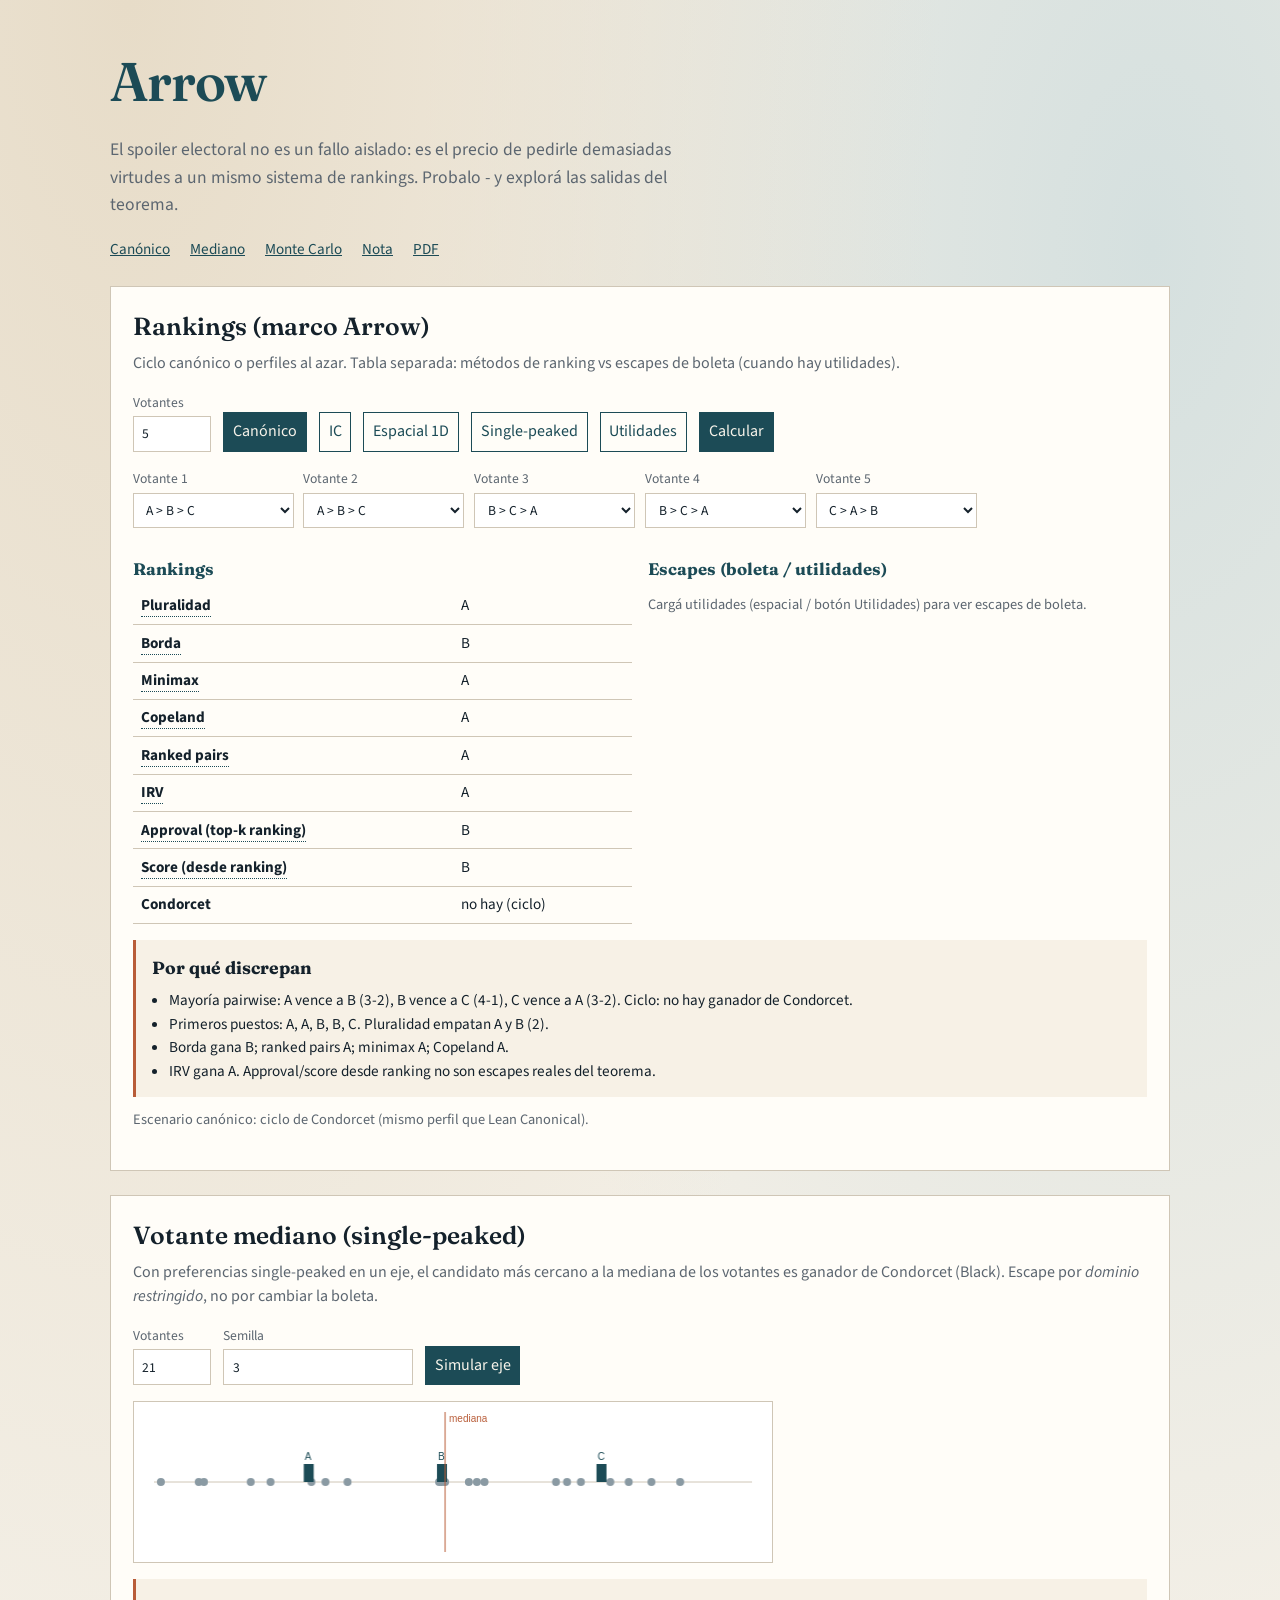
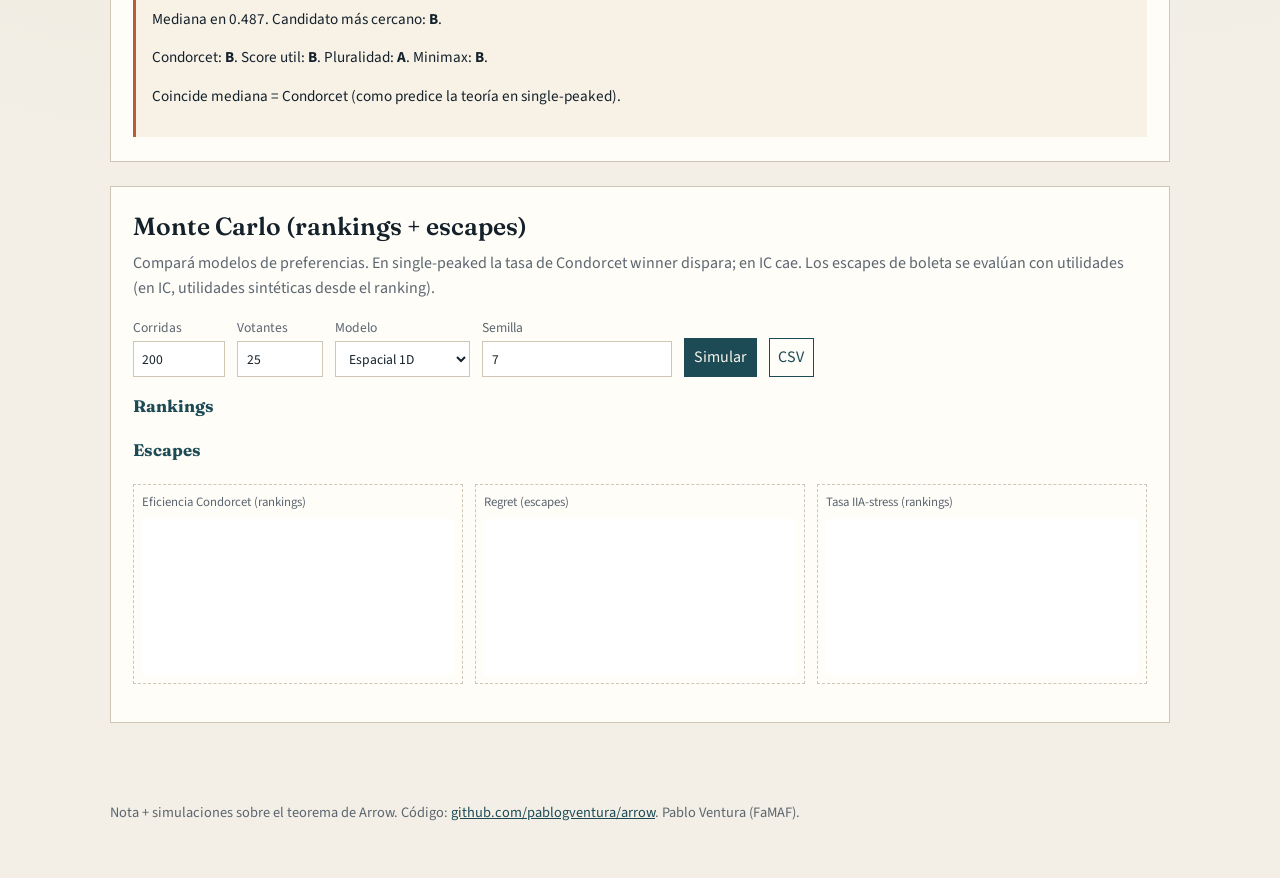
<file: web/index.html>
<!DOCTYPE html>
<html lang="es">
  <head>
    <meta charset="utf-8" />
    <meta name="viewport" content="width=device-width, initial-scale=1" />
    <title>Arrow - el spoiler no es un bug raro</title>
    <link rel="preconnect" href="https://fonts.googleapis.com" />
    <link rel="preconnect" href="https://fonts.gstatic.com" crossorigin />
    <link
      href="https://fonts.googleapis.com/css2?family=Fraunces:opsz,wght@9..144,500;9..144,650&family=Source+Sans+3:wght@400;600&display=swap"
      rel="stylesheet"
    />
    <link rel="stylesheet" href="css/style.css" />
  </head>
  <body>
    <header class="site-header">
      <p class="brand">Arrow</p>
      <p class="tagline">
        El spoiler electoral no es un fallo aislado: es el precio de pedirle
        demasiadas virtudes a un mismo sistema de rankings. Probalo - y explorá
        las salidas del teorema.
      </p>
      <nav class="nav">
        <a href="#manual">Canónico</a>
        <a href="#median">Mediano</a>
        <a href="#monte">Monte Carlo</a>
        <a href="articulo.html">Nota</a>
        <a href="articulo.pdf">PDF</a>
      </nav>
    </header>

    <main>
      <section class="panel" id="manual">
        <h2>Rankings (marco Arrow)</h2>
        <p class="lede">
          Ciclo canónico o perfiles al azar. Tabla separada: métodos de ranking
          vs escapes de boleta (cuando hay utilidades).
        </p>
        <div class="controls">
          <label class="field"
            >Votantes
            <input id="nVotersManual" type="number" min="2" max="12" value="5" />
          </label>
          <button type="button" id="btnCanonical">Canónico</button>
          <button type="button" class="secondary" id="btnRandomIc">IC</button>
          <button type="button" class="secondary" id="btnRandomSpatial">Espacial 1D</button>
          <button type="button" class="secondary" id="btnRandomPeaked">Single-peaked</button>
          <button type="button" class="secondary" id="btnUtils">Utilidades</button>
          <button type="button" id="btnManual">Calcular</button>
        </div>
        <div id="manualEditors"></div>
        <div id="utilsPanel" class="utils-panel" hidden></div>
        <div class="split-results">
          <div>
            <h3 class="subhead">Rankings</h3>
            <div id="resultsRanking"></div>
          </div>
          <div>
            <h3 class="subhead">Escapes (boleta / utilidades)</h3>
            <div id="resultsEscape"></div>
          </div>
        </div>
        <div id="canonicalExplain" class="explain"></div>
        <p class="note" id="scenarioNote"></p>
      </section>

      <section class="panel" id="median">
        <h2>Votante mediano (single-peaked)</h2>
        <p class="lede">
          Con preferencias single-peaked en un eje, el candidato más cercano a la
          mediana de los votantes es ganador de Condorcet (Black). Escape por
          <em>dominio restringido</em>, no por cambiar la boleta.
        </p>
        <div class="controls">
          <label class="field"
            >Votantes
            <input id="nMedian" type="number" min="5" max="99" value="21" />
          </label>
          <label class="field"
            >Semilla
            <input id="seedMedian" type="number" value="3" />
          </label>
          <button type="button" id="btnMedian">Simular eje</button>
        </div>
        <canvas id="medianCanvas" width="640" height="160"></canvas>
        <div id="medianOut" class="explain"></div>
      </section>

      <section class="panel" id="monte">
        <h2>Monte Carlo (rankings + escapes)</h2>
        <p class="lede">
          Compará modelos de preferencias. En single-peaked la tasa de Condorcet
          winner dispara; en IC cae. Los escapes de boleta se evalúan con
          utilidades (en IC, utilidades sintéticas desde el ranking).
        </p>
        <div class="controls">
          <label class="field"
            >Corridas
            <input id="nRuns" type="number" min="50" max="2000" value="200" />
          </label>
          <label class="field"
            >Votantes
            <input id="nVoters" type="number" min="5" max="101" value="25" />
          </label>
          <label class="field"
            >Modelo
            <select id="model">
              <option value="spatial1d">Espacial 1D</option>
              <option value="peaked">Single-peaked</option>
              <option value="peakedNoisy">Peaked + ruido</option>
              <option value="spatial2d">Espacial 2D</option>
              <option value="ic">Impartial culture</option>
              <option value="mallows">Mallows</option>
            </select>
          </label>
          <label class="field"
            >Semilla
            <input id="seed" type="number" value="7" />
          </label>
          <button type="button" id="btnMonte">Simular</button>
          <button type="button" class="secondary" id="btnCsv">CSV</button>
        </div>
        <p class="note" id="metaNote"></p>
        <h3 class="subhead">Rankings</h3>
        <table id="monteTableRank"></table>
        <h3 class="subhead">Escapes</h3>
        <table id="monteTableEscape"></table>
        <div class="charts">
          <figure>
            <figcaption>Eficiencia Condorcet (rankings)</figcaption>
            <canvas id="chartCondorcet" width="360" height="180"></canvas>
          </figure>
          <figure>
            <figcaption>Regret (escapes)</figcaption>
            <canvas id="chartRegret" width="360" height="180"></canvas>
          </figure>
          <figure>
            <figcaption>Tasa IIA-stress (rankings)</figcaption>
            <canvas id="chartIia" width="360" height="180"></canvas>
          </figure>
        </div>
        <p class="note" id="monteNote"></p>
      </section>
    </main>

    <footer class="site-footer">
      <p>
        Nota + simulaciones sobre el teorema de Arrow. Código:
        <a href="https://github.com/pablogventura/arrow">github.com/pablogventura/arrow</a>.
        Pablo Ventura (FaMAF).
      </p>
    </footer>

    <script type="module" src="js/ui.js"></script>
  </body>
</html>
</file>
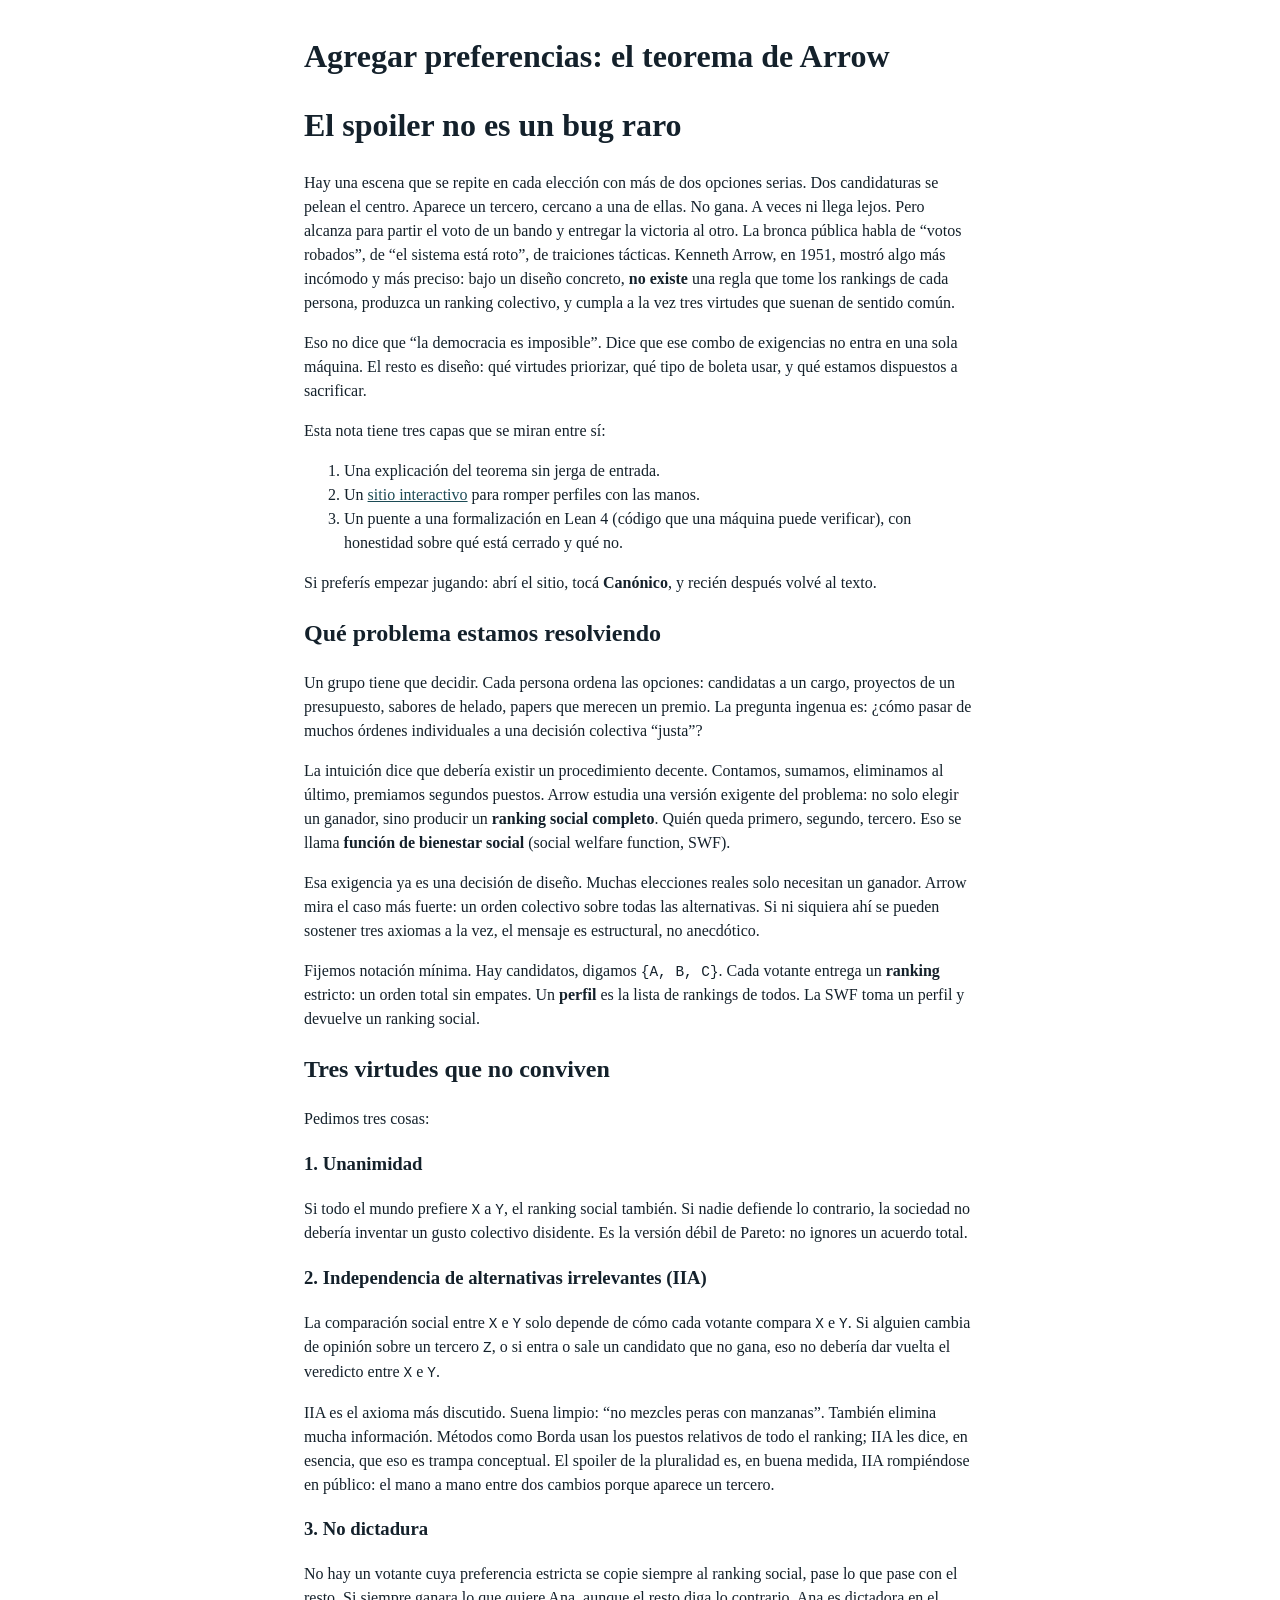
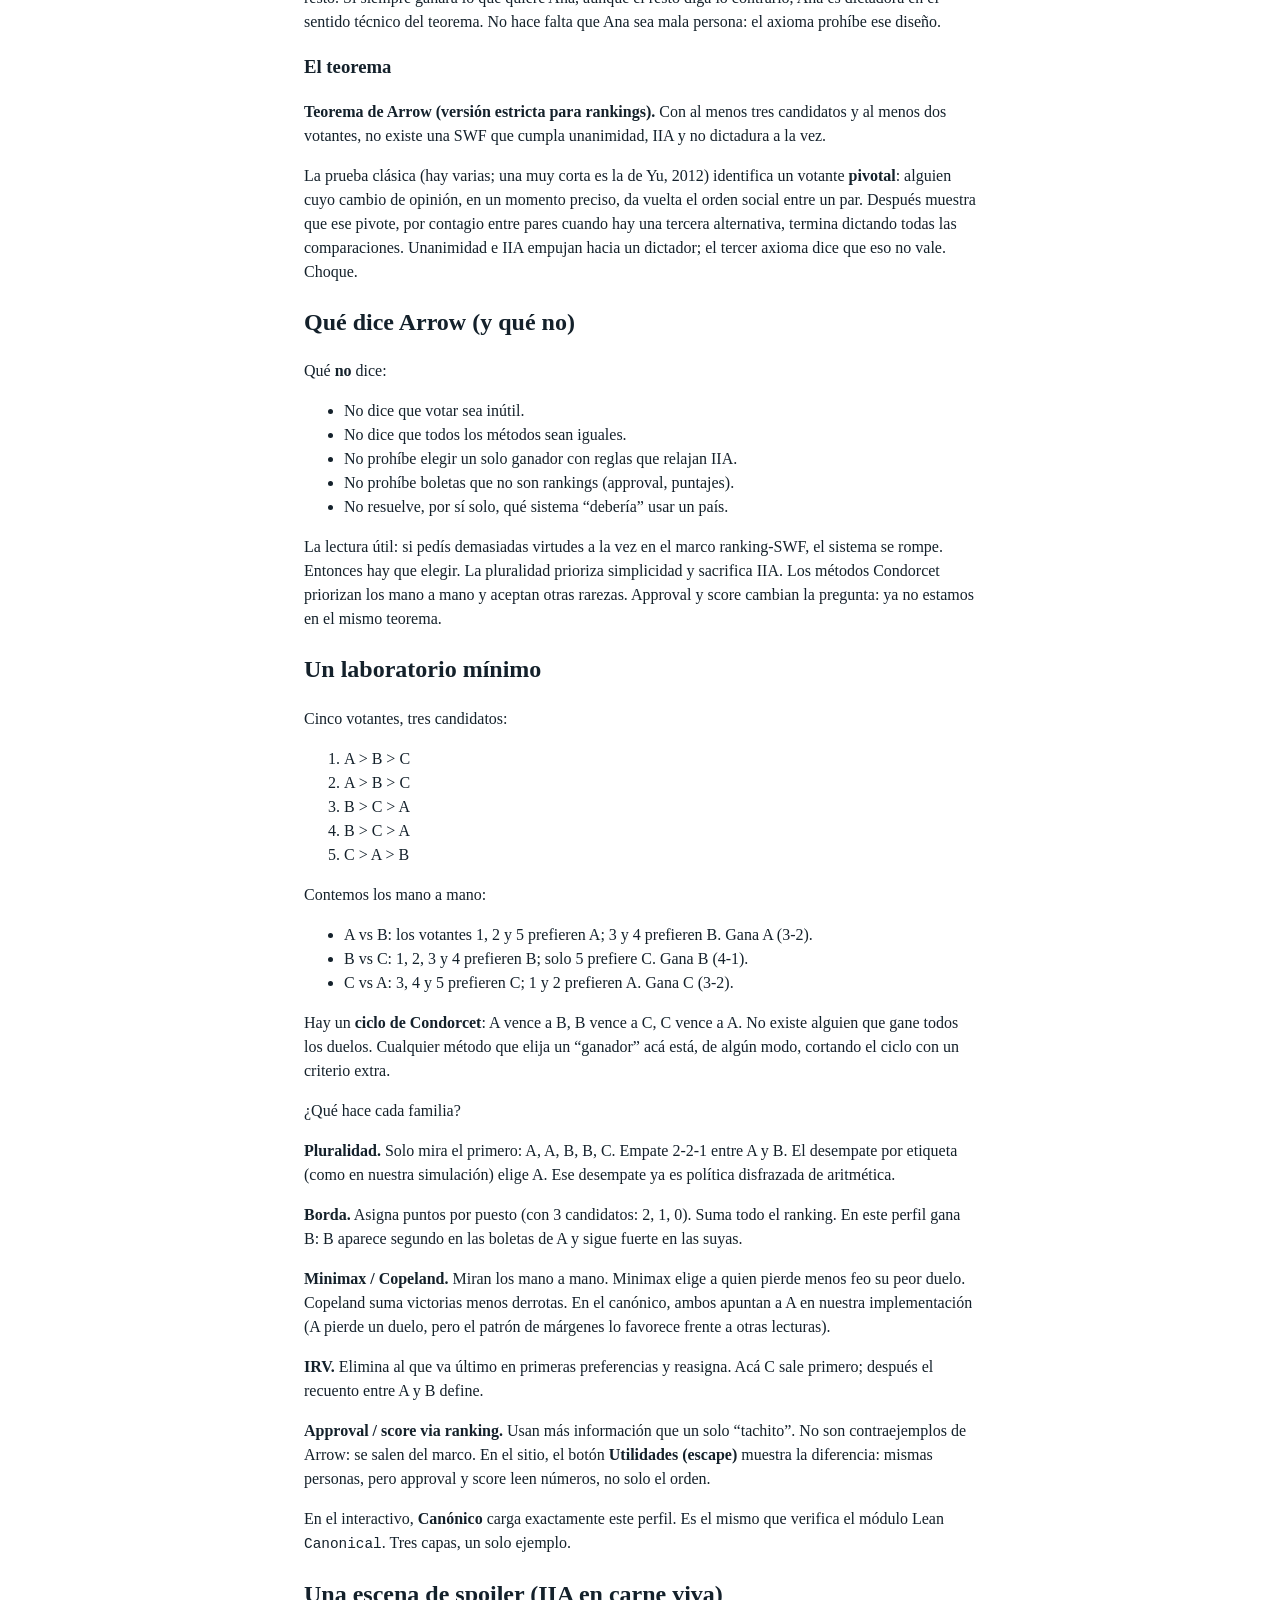
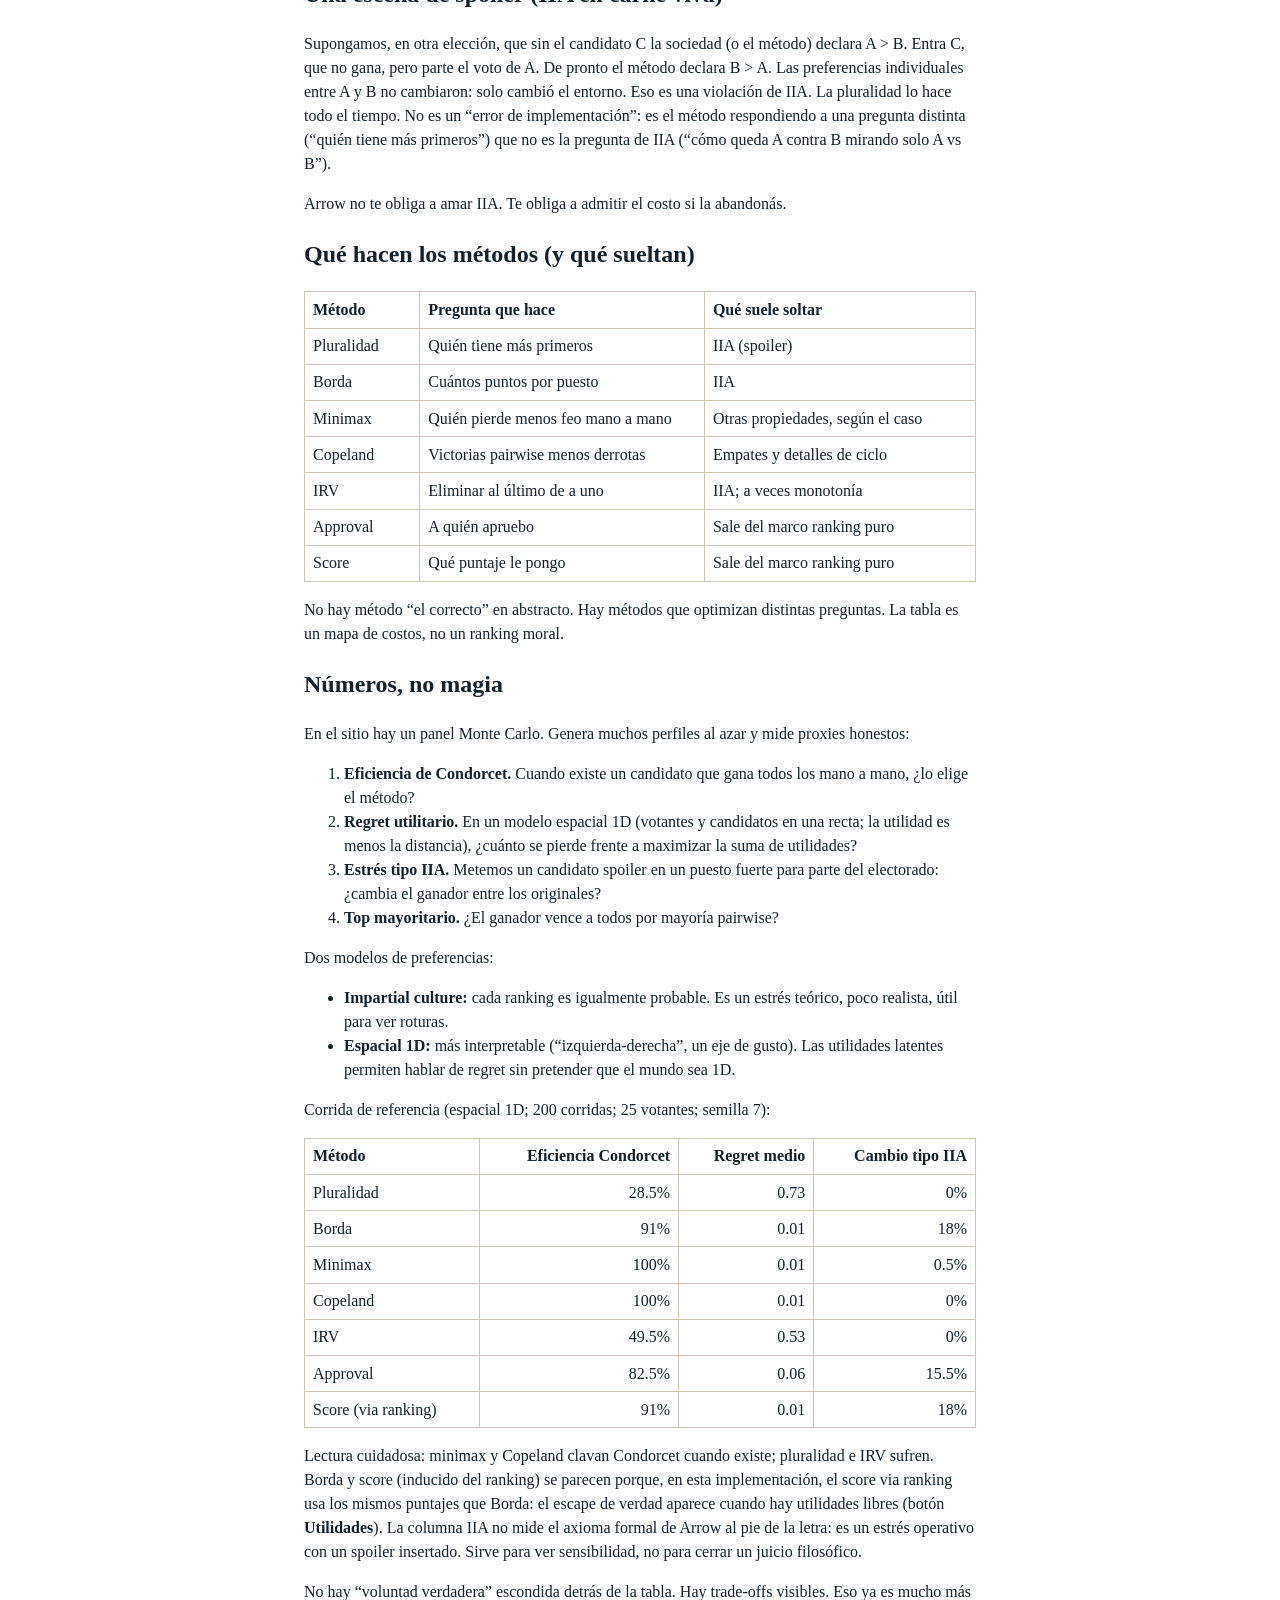
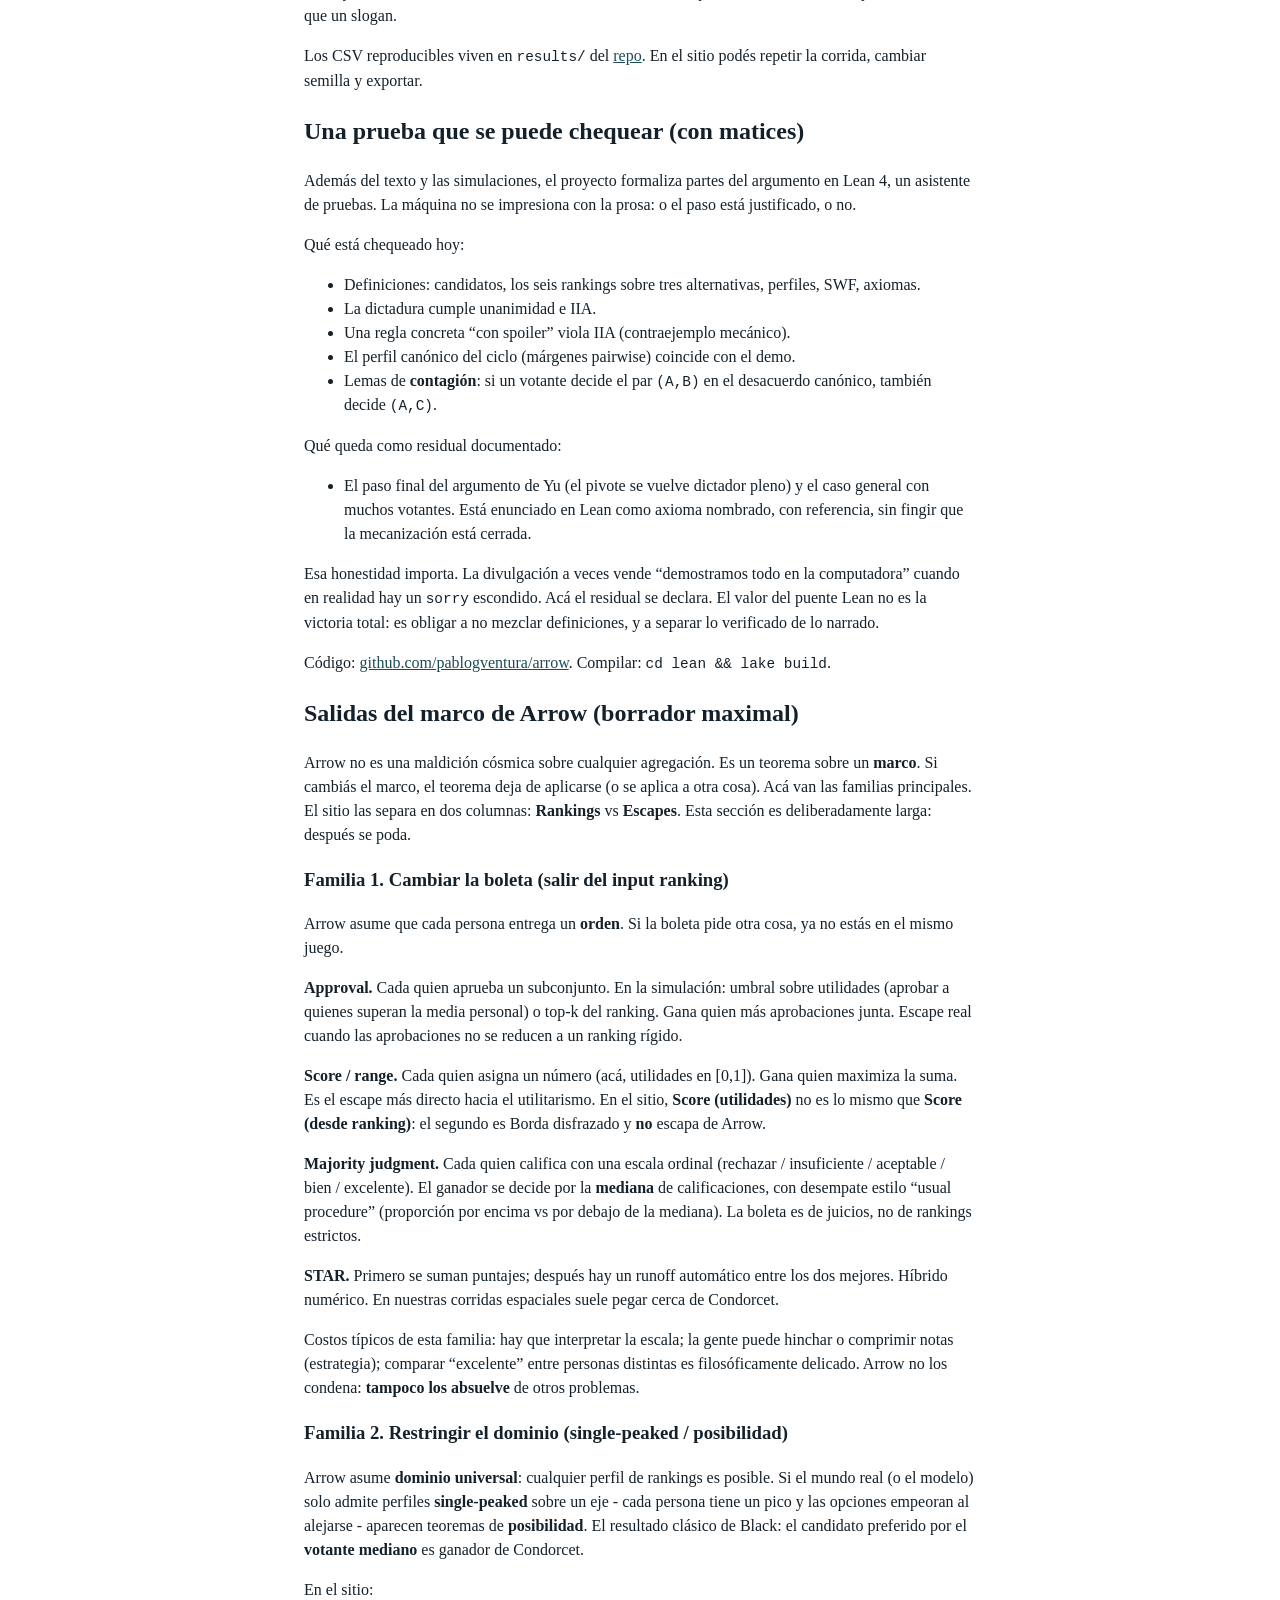
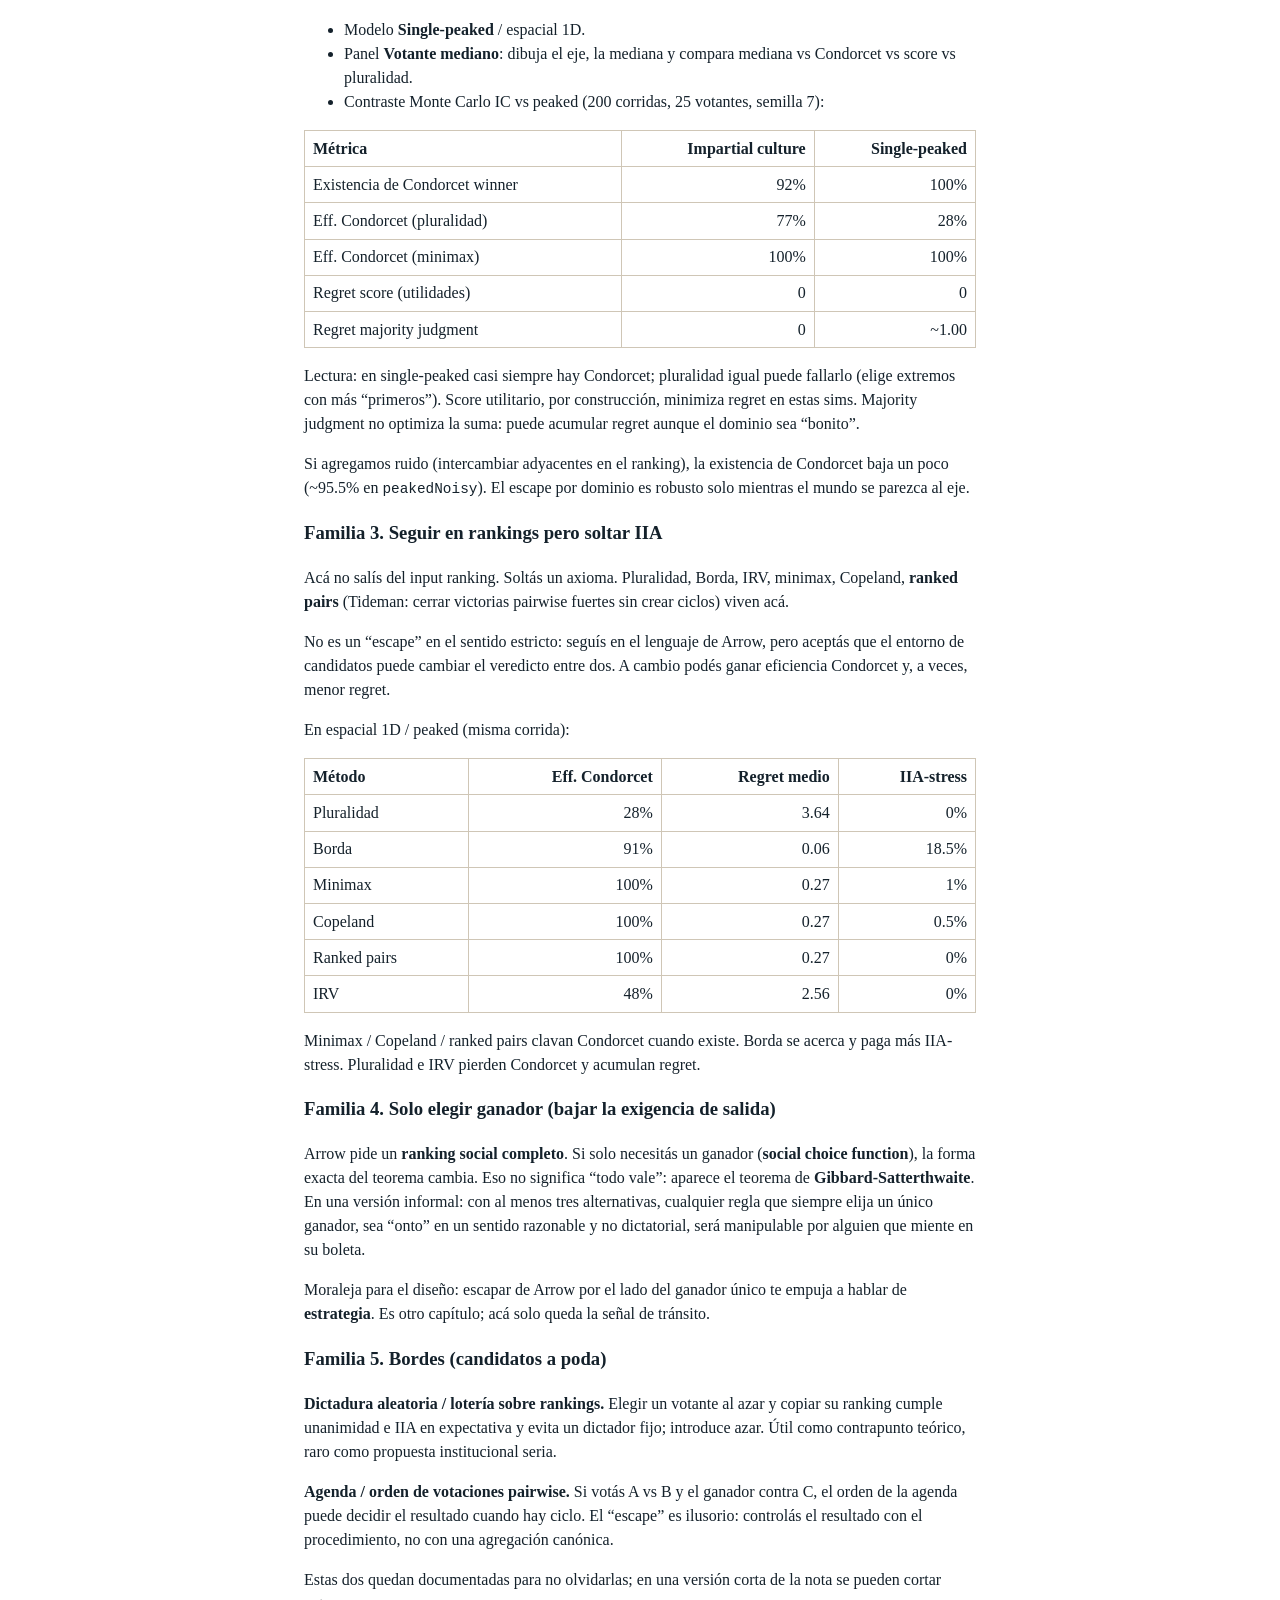
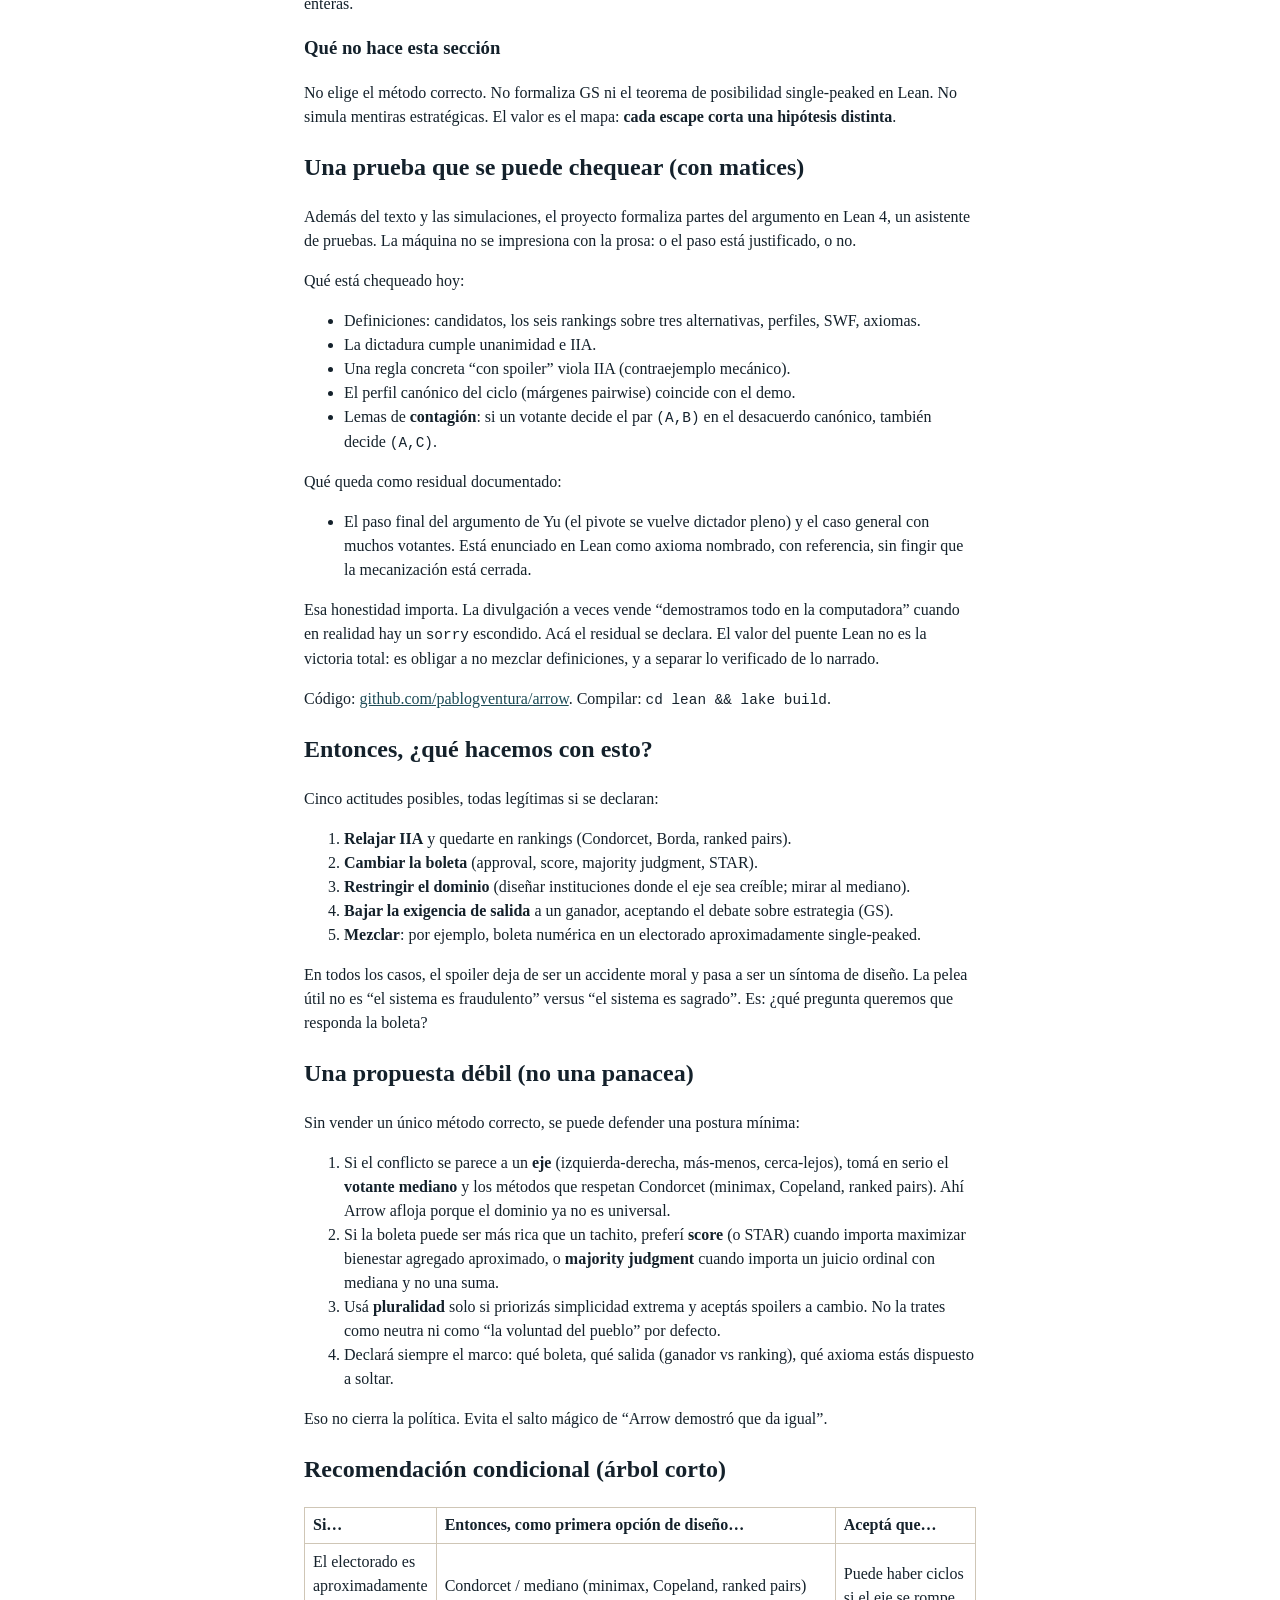
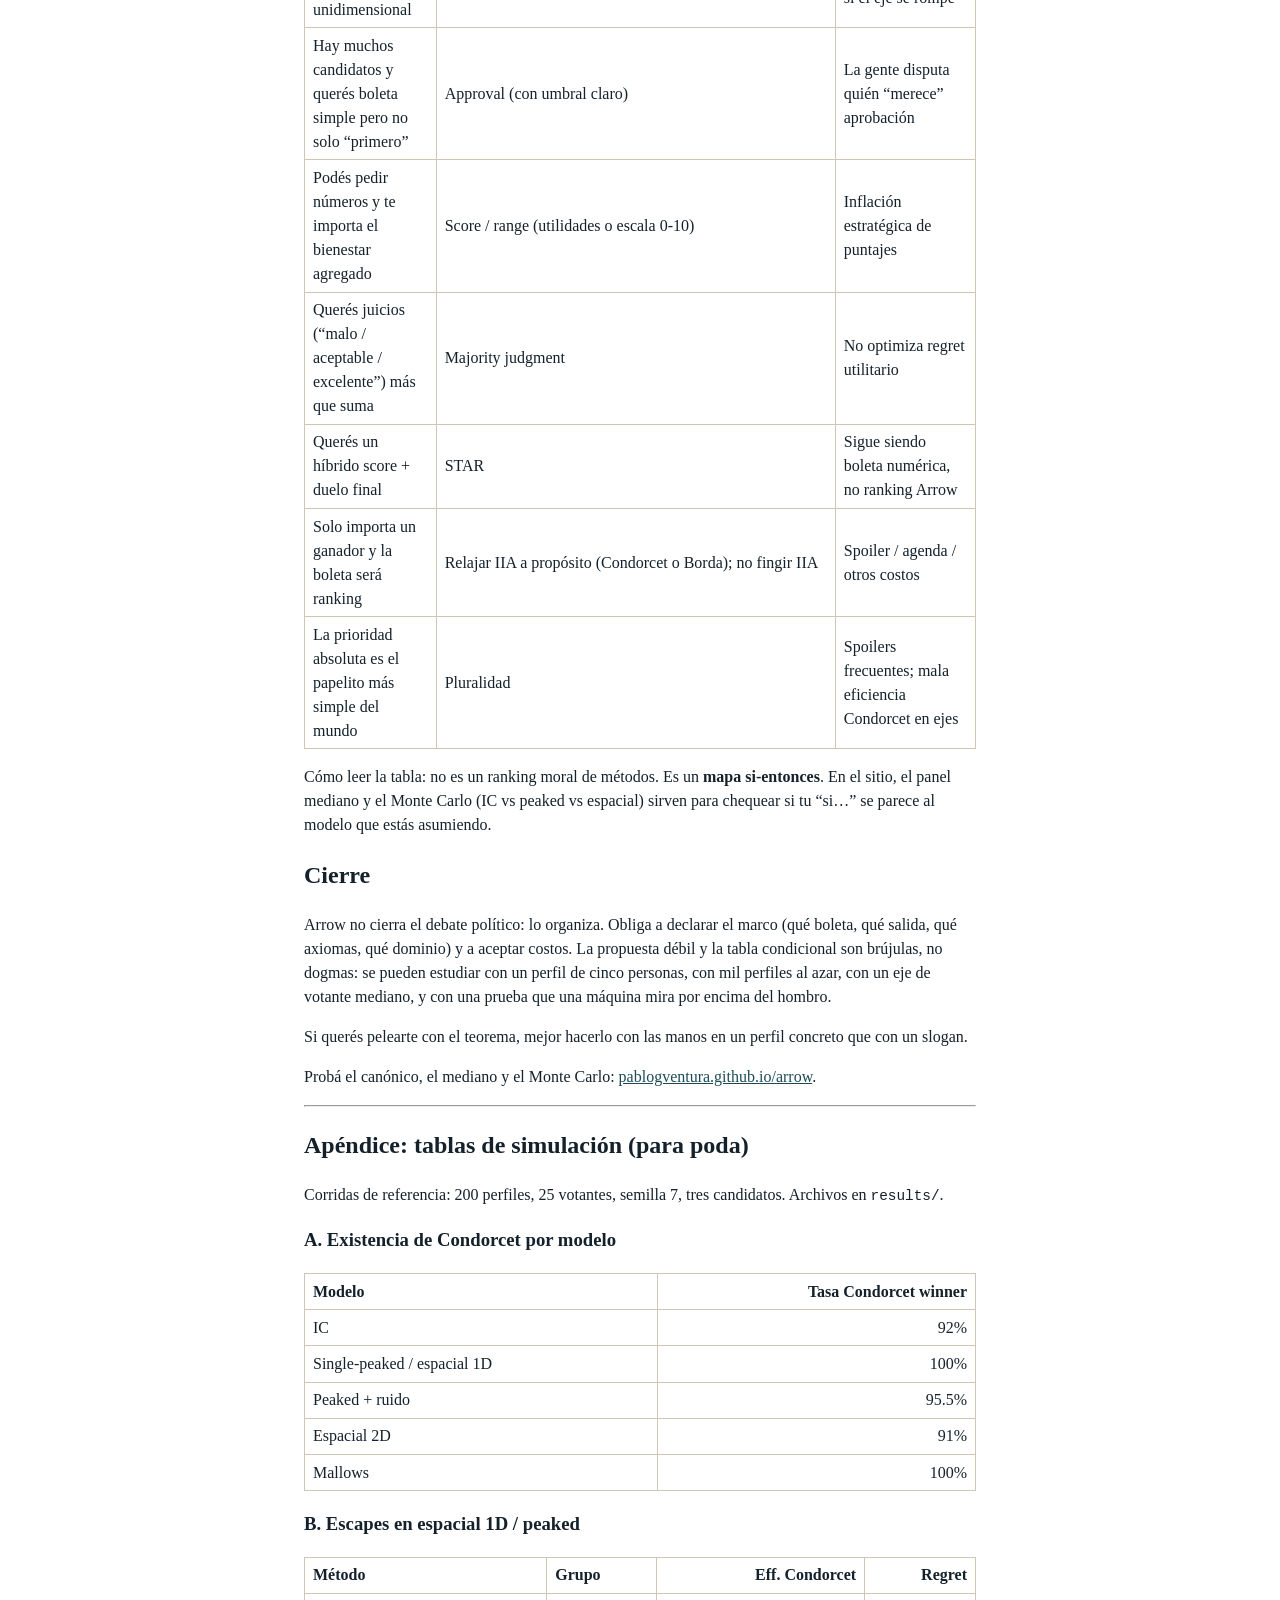
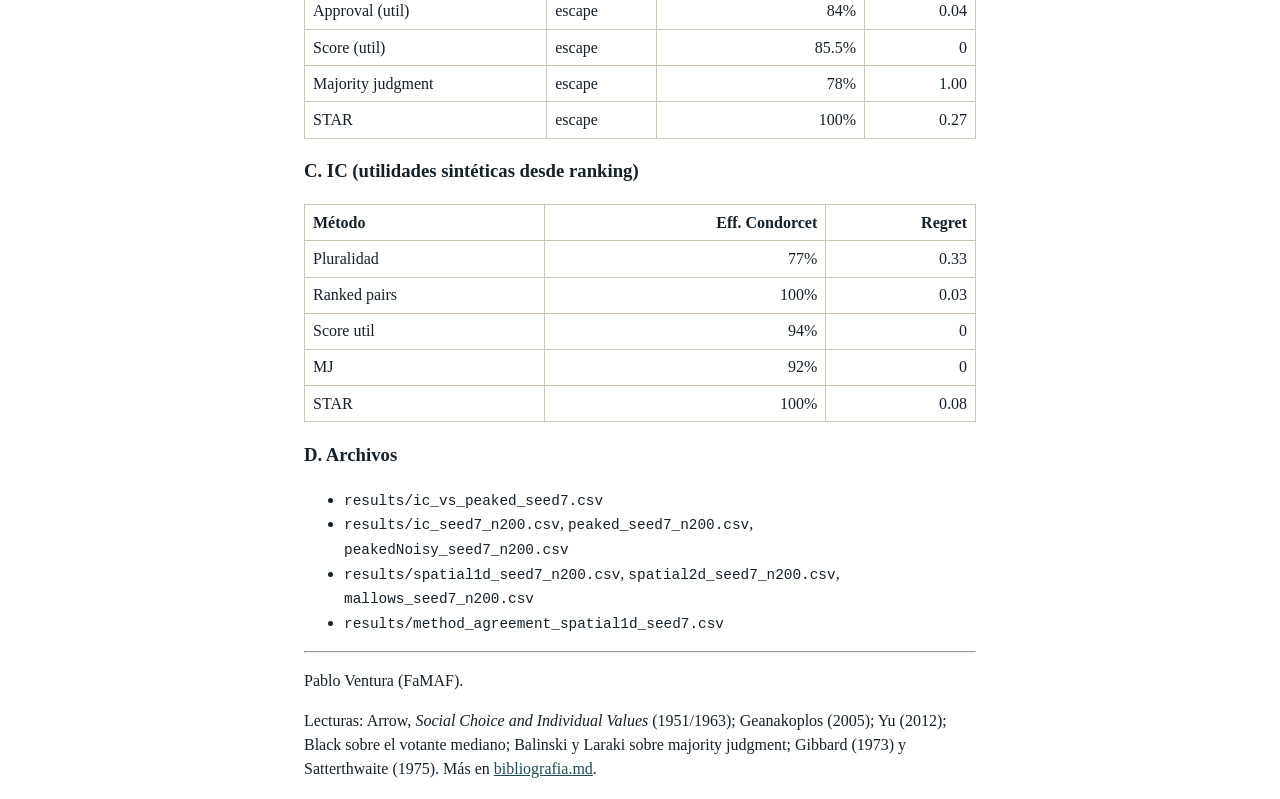
<file: web/articulo.html>
<!DOCTYPE html>
<html xmlns="http://www.w3.org/1999/xhtml" lang="" xml:lang="">
<head>
  <meta charset="utf-8" />
  <meta name="generator" content="pandoc" />
  <meta name="viewport" content="width=device-width, initial-scale=1.0, user-scalable=yes" />
  <title>Agregar preferencias: el teorema de Arrow</title>
  <style>
    code{white-space: pre-wrap;}
    span.smallcaps{font-variant: small-caps;}
    div.columns{display: flex; gap: min(4vw, 1.5em);}
    div.column{flex: auto; overflow-x: auto;}
    div.hanging-indent{margin-left: 1.5em; text-indent: -1.5em;}
    /* The extra [class] is a hack that increases specificity enough to
       override a similar rule in reveal.js */
    ul.task-list[class]{list-style: none;}
    ul.task-list li input[type="checkbox"] {
      font-size: inherit;
      width: 0.8em;
      margin: 0 0.8em 0.2em -1.6em;
      vertical-align: middle;
    }
    .display.math{display: block; text-align: center; margin: 0.5rem auto;}
  </style>
  <link rel="stylesheet" href="articulo.css" />
</head>
<body>
<header id="title-block-header">
<h1 class="title">Agregar preferencias: el teorema de Arrow</h1>
</header>
<h1 id="el-spoiler-no-es-un-bug-raro">El spoiler no es un bug raro</h1>
<p>Hay una escena que se repite en cada elección con más de dos opciones
serias. Dos candidaturas se pelean el centro. Aparece un tercero,
cercano a una de ellas. No gana. A veces ni llega lejos. Pero alcanza
para partir el voto de un bando y entregar la victoria al otro. La
bronca pública habla de “votos robados”, de “el sistema está roto”, de
traiciones tácticas. Kenneth Arrow, en 1951, mostró algo más incómodo y
más preciso: bajo un diseño concreto, <strong>no existe</strong> una
regla que tome los rankings de cada persona, produzca un ranking
colectivo, y cumpla a la vez tres virtudes que suenan de sentido
común.</p>
<p>Eso no dice que “la democracia es imposible”. Dice que ese combo de
exigencias no entra en una sola máquina. El resto es diseño: qué
virtudes priorizar, qué tipo de boleta usar, y qué estamos dispuestos a
sacrificar.</p>
<p>Esta nota tiene tres capas que se miran entre sí:</p>
<ol type="1">
<li>Una explicación del teorema sin jerga de entrada.</li>
<li>Un <a href="https://pablogventura.github.io/arrow/">sitio
interactivo</a> para romper perfiles con las manos.</li>
<li>Un puente a una formalización en Lean 4 (código que una máquina
puede verificar), con honestidad sobre qué está cerrado y qué no.</li>
</ol>
<p>Si preferís empezar jugando: abrí el sitio, tocá
<strong>Canónico</strong>, y recién después volvé al texto.</p>
<h2 id="qué-problema-estamos-resolviendo">Qué problema estamos
resolviendo</h2>
<p>Un grupo tiene que decidir. Cada persona ordena las opciones:
candidatas a un cargo, proyectos de un presupuesto, sabores de helado,
papers que merecen un premio. La pregunta ingenua es: ¿cómo pasar de
muchos órdenes individuales a una decisión colectiva “justa”?</p>
<p>La intuición dice que debería existir un procedimiento decente.
Contamos, sumamos, eliminamos al último, premiamos segundos puestos.
Arrow estudia una versión exigente del problema: no solo elegir un
ganador, sino producir un <strong>ranking social completo</strong>.
Quién queda primero, segundo, tercero. Eso se llama <strong>función de
bienestar social</strong> (social welfare function, SWF).</p>
<p>Esa exigencia ya es una decisión de diseño. Muchas elecciones reales
solo necesitan un ganador. Arrow mira el caso más fuerte: un orden
colectivo sobre todas las alternativas. Si ni siquiera ahí se pueden
sostener tres axiomas a la vez, el mensaje es estructural, no
anecdótico.</p>
<p>Fijemos notación mínima. Hay candidatos, digamos
<code>{A, B, C}</code>. Cada votante entrega un <strong>ranking</strong>
estricto: un orden total sin empates. Un <strong>perfil</strong> es la
lista de rankings de todos. La SWF toma un perfil y devuelve un ranking
social.</p>
<h2 id="tres-virtudes-que-no-conviven">Tres virtudes que no
conviven</h2>
<p>Pedimos tres cosas:</p>
<h3 id="unanimidad">1. Unanimidad</h3>
<p>Si todo el mundo prefiere <code>X</code> a <code>Y</code>, el ranking
social también. Si nadie defiende lo contrario, la sociedad no debería
inventar un gusto colectivo disidente. Es la versión débil de Pareto: no
ignores un acuerdo total.</p>
<h3 id="independencia-de-alternativas-irrelevantes-iia">2. Independencia
de alternativas irrelevantes (IIA)</h3>
<p>La comparación social entre <code>X</code> e <code>Y</code> solo
depende de cómo cada votante compara <code>X</code> e <code>Y</code>. Si
alguien cambia de opinión sobre un tercero <code>Z</code>, o si entra o
sale un candidato que no gana, eso no debería dar vuelta el veredicto
entre <code>X</code> e <code>Y</code>.</p>
<p>IIA es el axioma más discutido. Suena limpio: “no mezcles peras con
manzanas”. También elimina mucha información. Métodos como Borda usan
los puestos relativos de todo el ranking; IIA les dice, en esencia, que
eso es trampa conceptual. El spoiler de la pluralidad es, en buena
medida, IIA rompiéndose en público: el mano a mano entre dos cambios
porque aparece un tercero.</p>
<h3 id="no-dictadura">3. No dictadura</h3>
<p>No hay un votante cuya preferencia estricta se copie siempre al
ranking social, pase lo que pase con el resto. Si siempre ganara lo que
quiere Ana, aunque el resto diga lo contrario, Ana es dictadora en el
sentido técnico del teorema. No hace falta que Ana sea mala persona: el
axioma prohíbe ese diseño.</p>
<h3 id="el-teorema">El teorema</h3>
<p><strong>Teorema de Arrow (versión estricta para rankings).</strong>
Con al menos tres candidatos y al menos dos votantes, no existe una SWF
que cumpla unanimidad, IIA y no dictadura a la vez.</p>
<p>La prueba clásica (hay varias; una muy corta es la de Yu, 2012)
identifica un votante <strong>pivotal</strong>: alguien cuyo cambio de
opinión, en un momento preciso, da vuelta el orden social entre un par.
Después muestra que ese pivote, por contagio entre pares cuando hay una
tercera alternativa, termina dictando todas las comparaciones.
Unanimidad e IIA empujan hacia un dictador; el tercer axioma dice que
eso no vale. Choque.</p>
<h2 id="qué-dice-arrow-y-qué-no">Qué dice Arrow (y qué no)</h2>
<p>Qué <strong>no</strong> dice:</p>
<ul>
<li>No dice que votar sea inútil.</li>
<li>No dice que todos los métodos sean iguales.</li>
<li>No prohíbe elegir un solo ganador con reglas que relajan IIA.</li>
<li>No prohíbe boletas que no son rankings (approval, puntajes).</li>
<li>No resuelve, por sí solo, qué sistema “debería” usar un país.</li>
</ul>
<p>La lectura útil: si pedís demasiadas virtudes a la vez en el marco
ranking-SWF, el sistema se rompe. Entonces hay que elegir. La pluralidad
prioriza simplicidad y sacrifica IIA. Los métodos Condorcet priorizan
los mano a mano y aceptan otras rarezas. Approval y score cambian la
pregunta: ya no estamos en el mismo teorema.</p>
<h2 id="un-laboratorio-mínimo">Un laboratorio mínimo</h2>
<p>Cinco votantes, tres candidatos:</p>
<ol type="1">
<li>A &gt; B &gt; C<br />
</li>
<li>A &gt; B &gt; C<br />
</li>
<li>B &gt; C &gt; A<br />
</li>
<li>B &gt; C &gt; A<br />
</li>
<li>C &gt; A &gt; B</li>
</ol>
<p>Contemos los mano a mano:</p>
<ul>
<li>A vs B: los votantes 1, 2 y 5 prefieren A; 3 y 4 prefieren B. Gana A
(3-2).</li>
<li>B vs C: 1, 2, 3 y 4 prefieren B; solo 5 prefiere C. Gana B
(4-1).</li>
<li>C vs A: 3, 4 y 5 prefieren C; 1 y 2 prefieren A. Gana C (3-2).</li>
</ul>
<p>Hay un <strong>ciclo de Condorcet</strong>: A vence a B, B vence a C,
C vence a A. No existe alguien que gane todos los duelos. Cualquier
método que elija un “ganador” acá está, de algún modo, cortando el ciclo
con un criterio extra.</p>
<p>¿Qué hace cada familia?</p>
<p><strong>Pluralidad.</strong> Solo mira el primero: A, A, B, B, C.
Empate 2-2-1 entre A y B. El desempate por etiqueta (como en nuestra
simulación) elige A. Ese desempate ya es política disfrazada de
aritmética.</p>
<p><strong>Borda.</strong> Asigna puntos por puesto (con 3 candidatos:
2, 1, 0). Suma todo el ranking. En este perfil gana B: B aparece segundo
en las boletas de A y sigue fuerte en las suyas.</p>
<p><strong>Minimax / Copeland.</strong> Miran los mano a mano. Minimax
elige a quien pierde menos feo su peor duelo. Copeland suma victorias
menos derrotas. En el canónico, ambos apuntan a A en nuestra
implementación (A pierde un duelo, pero el patrón de márgenes lo
favorece frente a otras lecturas).</p>
<p><strong>IRV.</strong> Elimina al que va último en primeras
preferencias y reasigna. Acá C sale primero; después el recuento entre A
y B define.</p>
<p><strong>Approval / score via ranking.</strong> Usan más información
que un solo “tachito”. No son contraejemplos de Arrow: se salen del
marco. En el sitio, el botón <strong>Utilidades (escape)</strong>
muestra la diferencia: mismas personas, pero approval y score leen
números, no solo el orden.</p>
<p>En el interactivo, <strong>Canónico</strong> carga exactamente este
perfil. Es el mismo que verifica el módulo Lean <code>Canonical</code>.
Tres capas, un solo ejemplo.</p>
<h2 id="una-escena-de-spoiler-iia-en-carne-viva">Una escena de spoiler
(IIA en carne viva)</h2>
<p>Supongamos, en otra elección, que sin el candidato C la sociedad (o
el método) declara A &gt; B. Entra C, que no gana, pero parte el voto de
A. De pronto el método declara B &gt; A. Las preferencias individuales
entre A y B no cambiaron: solo cambió el entorno. Eso es una violación
de IIA. La pluralidad lo hace todo el tiempo. No es un “error de
implementación”: es el método respondiendo a una pregunta distinta
(“quién tiene más primeros”) que no es la pregunta de IIA (“cómo queda A
contra B mirando solo A vs B”).</p>
<p>Arrow no te obliga a amar IIA. Te obliga a admitir el costo si la
abandonás.</p>
<h2 id="qué-hacen-los-métodos-y-qué-sueltan">Qué hacen los métodos (y
qué sueltan)</h2>
<table>
<colgroup>
<col style="width: 17%" />
<col style="width: 42%" />
<col style="width: 40%" />
</colgroup>
<thead>
<tr>
<th>Método</th>
<th>Pregunta que hace</th>
<th>Qué suele soltar</th>
</tr>
</thead>
<tbody>
<tr>
<td>Pluralidad</td>
<td>Quién tiene más primeros</td>
<td>IIA (spoiler)</td>
</tr>
<tr>
<td>Borda</td>
<td>Cuántos puntos por puesto</td>
<td>IIA</td>
</tr>
<tr>
<td>Minimax</td>
<td>Quién pierde menos feo mano a mano</td>
<td>Otras propiedades, según el caso</td>
</tr>
<tr>
<td>Copeland</td>
<td>Victorias pairwise menos derrotas</td>
<td>Empates y detalles de ciclo</td>
</tr>
<tr>
<td>IRV</td>
<td>Eliminar al último de a uno</td>
<td>IIA; a veces monotonía</td>
</tr>
<tr>
<td>Approval</td>
<td>A quién apruebo</td>
<td>Sale del marco ranking puro</td>
</tr>
<tr>
<td>Score</td>
<td>Qué puntaje le pongo</td>
<td>Sale del marco ranking puro</td>
</tr>
</tbody>
</table>
<p>No hay método “el correcto” en abstracto. Hay métodos que optimizan
distintas preguntas. La tabla es un mapa de costos, no un ranking
moral.</p>
<h2 id="números-no-magia">Números, no magia</h2>
<p>En el sitio hay un panel Monte Carlo. Genera muchos perfiles al azar
y mide proxies honestos:</p>
<ol type="1">
<li><strong>Eficiencia de Condorcet.</strong> Cuando existe un candidato
que gana todos los mano a mano, ¿lo elige el método?</li>
<li><strong>Regret utilitario.</strong> En un modelo espacial 1D
(votantes y candidatos en una recta; la utilidad es menos la distancia),
¿cuánto se pierde frente a maximizar la suma de utilidades?</li>
<li><strong>Estrés tipo IIA.</strong> Metemos un candidato spoiler en un
puesto fuerte para parte del electorado: ¿cambia el ganador entre los
originales?</li>
<li><strong>Top mayoritario.</strong> ¿El ganador vence a todos por
mayoría pairwise?</li>
</ol>
<p>Dos modelos de preferencias:</p>
<ul>
<li><strong>Impartial culture:</strong> cada ranking es igualmente
probable. Es un estrés teórico, poco realista, útil para ver
roturas.</li>
<li><strong>Espacial 1D:</strong> más interpretable
(“izquierda-derecha”, un eje de gusto). Las utilidades latentes permiten
hablar de regret sin pretender que el mundo sea 1D.</li>
</ul>
<p>Corrida de referencia (espacial 1D; 200 corridas; 25 votantes;
semilla 7):</p>
<table>
<thead>
<tr>
<th>Método</th>
<th style="text-align: right;">Eficiencia Condorcet</th>
<th style="text-align: right;">Regret medio</th>
<th style="text-align: right;">Cambio tipo IIA</th>
</tr>
</thead>
<tbody>
<tr>
<td>Pluralidad</td>
<td style="text-align: right;">28.5%</td>
<td style="text-align: right;">0.73</td>
<td style="text-align: right;">0%</td>
</tr>
<tr>
<td>Borda</td>
<td style="text-align: right;">91%</td>
<td style="text-align: right;">0.01</td>
<td style="text-align: right;">18%</td>
</tr>
<tr>
<td>Minimax</td>
<td style="text-align: right;">100%</td>
<td style="text-align: right;">0.01</td>
<td style="text-align: right;">0.5%</td>
</tr>
<tr>
<td>Copeland</td>
<td style="text-align: right;">100%</td>
<td style="text-align: right;">0.01</td>
<td style="text-align: right;">0%</td>
</tr>
<tr>
<td>IRV</td>
<td style="text-align: right;">49.5%</td>
<td style="text-align: right;">0.53</td>
<td style="text-align: right;">0%</td>
</tr>
<tr>
<td>Approval</td>
<td style="text-align: right;">82.5%</td>
<td style="text-align: right;">0.06</td>
<td style="text-align: right;">15.5%</td>
</tr>
<tr>
<td>Score (via ranking)</td>
<td style="text-align: right;">91%</td>
<td style="text-align: right;">0.01</td>
<td style="text-align: right;">18%</td>
</tr>
</tbody>
</table>
<p>Lectura cuidadosa: minimax y Copeland clavan Condorcet cuando existe;
pluralidad e IRV sufren. Borda y score (inducido del ranking) se parecen
porque, en esta implementación, el score via ranking usa los mismos
puntajes que Borda: el escape de verdad aparece cuando hay utilidades
libres (botón <strong>Utilidades</strong>). La columna IIA no mide el
axioma formal de Arrow al pie de la letra: es un estrés operativo con un
spoiler insertado. Sirve para ver sensibilidad, no para cerrar un juicio
filosófico.</p>
<p>No hay “voluntad verdadera” escondida detrás de la tabla. Hay
trade-offs visibles. Eso ya es mucho más que un slogan.</p>
<p>Los CSV reproducibles viven en <code>results/</code> del <a
href="https://github.com/pablogventura/arrow">repo</a>. En el sitio
podés repetir la corrida, cambiar semilla y exportar.</p>
<h2 id="una-prueba-que-se-puede-chequear-con-matices">Una prueba que se
puede chequear (con matices)</h2>
<p>Además del texto y las simulaciones, el proyecto formaliza partes del
argumento en Lean 4, un asistente de pruebas. La máquina no se
impresiona con la prosa: o el paso está justificado, o no.</p>
<p>Qué está chequeado hoy:</p>
<ul>
<li>Definiciones: candidatos, los seis rankings sobre tres alternativas,
perfiles, SWF, axiomas.</li>
<li>La dictadura cumple unanimidad e IIA.</li>
<li>Una regla concreta “con spoiler” viola IIA (contraejemplo
mecánico).</li>
<li>El perfil canónico del ciclo (márgenes pairwise) coincide con el
demo.</li>
<li>Lemas de <strong>contagión</strong>: si un votante decide el par
<code>(A,B)</code> en el desacuerdo canónico, también decide
<code>(A,C)</code>.</li>
</ul>
<p>Qué queda como residual documentado:</p>
<ul>
<li>El paso final del argumento de Yu (el pivote se vuelve dictador
pleno) y el caso general con muchos votantes. Está enunciado en Lean
como axioma nombrado, con referencia, sin fingir que la mecanización
está cerrada.</li>
</ul>
<p>Esa honestidad importa. La divulgación a veces vende “demostramos
todo en la computadora” cuando en realidad hay un <code>sorry</code>
escondido. Acá el residual se declara. El valor del puente Lean no es la
victoria total: es obligar a no mezclar definiciones, y a separar lo
verificado de lo narrado.</p>
<p>Código: <a
href="https://github.com/pablogventura/arrow">github.com/pablogventura/arrow</a>.
Compilar: <code>cd lean &amp;&amp; lake build</code>.</p>
<h2 id="salidas-del-marco-de-arrow-borrador-maximal">Salidas del marco
de Arrow (borrador maximal)</h2>
<p>Arrow no es una maldición cósmica sobre cualquier agregación. Es un
teorema sobre un <strong>marco</strong>. Si cambiás el marco, el teorema
deja de aplicarse (o se aplica a otra cosa). Acá van las familias
principales. El sitio las separa en dos columnas:
<strong>Rankings</strong> vs <strong>Escapes</strong>. Esta sección es
deliberadamente larga: después se poda.</p>
<h3 id="familia-1.-cambiar-la-boleta-salir-del-input-ranking">Familia 1.
Cambiar la boleta (salir del input ranking)</h3>
<p>Arrow asume que cada persona entrega un <strong>orden</strong>. Si la
boleta pide otra cosa, ya no estás en el mismo juego.</p>
<p><strong>Approval.</strong> Cada quien aprueba un subconjunto. En la
simulación: umbral sobre utilidades (aprobar a quienes superan la media
personal) o top-k del ranking. Gana quien más aprobaciones junta. Escape
real cuando las aprobaciones no se reducen a un ranking rígido.</p>
<p><strong>Score / range.</strong> Cada quien asigna un número (acá,
utilidades en [0,1]). Gana quien maximiza la suma. Es el escape más
directo hacia el utilitarismo. En el sitio, <strong>Score
(utilidades)</strong> no es lo mismo que <strong>Score (desde
ranking)</strong>: el segundo es Borda disfrazado y <strong>no</strong>
escapa de Arrow.</p>
<p><strong>Majority judgment.</strong> Cada quien califica con una
escala ordinal (rechazar / insuficiente / aceptable / bien / excelente).
El ganador se decide por la <strong>mediana</strong> de calificaciones,
con desempate estilo “usual procedure” (proporción por encima vs por
debajo de la mediana). La boleta es de juicios, no de rankings
estrictos.</p>
<p><strong>STAR.</strong> Primero se suman puntajes; después hay un
runoff automático entre los dos mejores. Híbrido numérico. En nuestras
corridas espaciales suele pegar cerca de Condorcet.</p>
<p>Costos típicos de esta familia: hay que interpretar la escala; la
gente puede hinchar o comprimir notas (estrategia); comparar “excelente”
entre personas distintas es filosóficamente delicado. Arrow no los
condena: <strong>tampoco los absuelve</strong> de otros problemas.</p>
<h3
id="familia-2.-restringir-el-dominio-single-peaked-posibilidad">Familia
2. Restringir el dominio (single-peaked / posibilidad)</h3>
<p>Arrow asume <strong>dominio universal</strong>: cualquier perfil de
rankings es posible. Si el mundo real (o el modelo) solo admite perfiles
<strong>single-peaked</strong> sobre un eje - cada persona tiene un pico
y las opciones empeoran al alejarse - aparecen teoremas de
<strong>posibilidad</strong>. El resultado clásico de Black: el
candidato preferido por el <strong>votante mediano</strong> es ganador
de Condorcet.</p>
<p>En el sitio:</p>
<ul>
<li>Modelo <strong>Single-peaked</strong> / espacial 1D.</li>
<li>Panel <strong>Votante mediano</strong>: dibuja el eje, la mediana y
compara mediana vs Condorcet vs score vs pluralidad.</li>
<li>Contraste Monte Carlo IC vs peaked (200 corridas, 25 votantes,
semilla 7):</li>
</ul>
<table>
<thead>
<tr>
<th>Métrica</th>
<th style="text-align: right;">Impartial culture</th>
<th style="text-align: right;">Single-peaked</th>
</tr>
</thead>
<tbody>
<tr>
<td>Existencia de Condorcet winner</td>
<td style="text-align: right;">92%</td>
<td style="text-align: right;">100%</td>
</tr>
<tr>
<td>Eff. Condorcet (pluralidad)</td>
<td style="text-align: right;">77%</td>
<td style="text-align: right;">28%</td>
</tr>
<tr>
<td>Eff. Condorcet (minimax)</td>
<td style="text-align: right;">100%</td>
<td style="text-align: right;">100%</td>
</tr>
<tr>
<td>Regret score (utilidades)</td>
<td style="text-align: right;">0</td>
<td style="text-align: right;">0</td>
</tr>
<tr>
<td>Regret majority judgment</td>
<td style="text-align: right;">0</td>
<td style="text-align: right;">~1.00</td>
</tr>
</tbody>
</table>
<p>Lectura: en single-peaked casi siempre hay Condorcet; pluralidad
igual puede fallarlo (elige extremos con más “primeros”). Score
utilitario, por construcción, minimiza regret en estas sims. Majority
judgment no optimiza la suma: puede acumular regret aunque el dominio
sea “bonito”.</p>
<p>Si agregamos ruido (intercambiar adyacentes en el ranking), la
existencia de Condorcet baja un poco (~95.5% en
<code>peakedNoisy</code>). El escape por dominio es robusto solo
mientras el mundo se parezca al eje.</p>
<h3 id="familia-3.-seguir-en-rankings-pero-soltar-iia">Familia 3. Seguir
en rankings pero soltar IIA</h3>
<p>Acá no salís del input ranking. Soltás un axioma. Pluralidad, Borda,
IRV, minimax, Copeland, <strong>ranked pairs</strong> (Tideman: cerrar
victorias pairwise fuertes sin crear ciclos) viven acá.</p>
<p>No es un “escape” en el sentido estricto: seguís en el lenguaje de
Arrow, pero aceptás que el entorno de candidatos puede cambiar el
veredicto entre dos. A cambio podés ganar eficiencia Condorcet y, a
veces, menor regret.</p>
<p>En espacial 1D / peaked (misma corrida):</p>
<table>
<thead>
<tr>
<th>Método</th>
<th style="text-align: right;">Eff. Condorcet</th>
<th style="text-align: right;">Regret medio</th>
<th style="text-align: right;">IIA-stress</th>
</tr>
</thead>
<tbody>
<tr>
<td>Pluralidad</td>
<td style="text-align: right;">28%</td>
<td style="text-align: right;">3.64</td>
<td style="text-align: right;">0%</td>
</tr>
<tr>
<td>Borda</td>
<td style="text-align: right;">91%</td>
<td style="text-align: right;">0.06</td>
<td style="text-align: right;">18.5%</td>
</tr>
<tr>
<td>Minimax</td>
<td style="text-align: right;">100%</td>
<td style="text-align: right;">0.27</td>
<td style="text-align: right;">1%</td>
</tr>
<tr>
<td>Copeland</td>
<td style="text-align: right;">100%</td>
<td style="text-align: right;">0.27</td>
<td style="text-align: right;">0.5%</td>
</tr>
<tr>
<td>Ranked pairs</td>
<td style="text-align: right;">100%</td>
<td style="text-align: right;">0.27</td>
<td style="text-align: right;">0%</td>
</tr>
<tr>
<td>IRV</td>
<td style="text-align: right;">48%</td>
<td style="text-align: right;">2.56</td>
<td style="text-align: right;">0%</td>
</tr>
</tbody>
</table>
<p>Minimax / Copeland / ranked pairs clavan Condorcet cuando existe.
Borda se acerca y paga más IIA-stress. Pluralidad e IRV pierden
Condorcet y acumulan regret.</p>
<h3
id="familia-4.-solo-elegir-ganador-bajar-la-exigencia-de-salida">Familia
4. Solo elegir ganador (bajar la exigencia de salida)</h3>
<p>Arrow pide un <strong>ranking social completo</strong>. Si solo
necesitás un ganador (<strong>social choice function</strong>), la forma
exacta del teorema cambia. Eso no significa “todo vale”: aparece el
teorema de <strong>Gibbard-Satterthwaite</strong>. En una versión
informal: con al menos tres alternativas, cualquier regla que siempre
elija un único ganador, sea “onto” en un sentido razonable y no
dictatorial, será manipulable por alguien que miente en su boleta.</p>
<p>Moraleja para el diseño: escapar de Arrow por el lado del ganador
único te empuja a hablar de <strong>estrategia</strong>. Es otro
capítulo; acá solo queda la señal de tránsito.</p>
<h3 id="familia-5.-bordes-candidatos-a-poda">Familia 5. Bordes
(candidatos a poda)</h3>
<p><strong>Dictadura aleatoria / lotería sobre rankings.</strong> Elegir
un votante al azar y copiar su ranking cumple unanimidad e IIA en
expectativa y evita un dictador fijo; introduce azar. Útil como
contrapunto teórico, raro como propuesta institucional seria.</p>
<p><strong>Agenda / orden de votaciones pairwise.</strong> Si votás A vs
B y el ganador contra C, el orden de la agenda puede decidir el
resultado cuando hay ciclo. El “escape” es ilusorio: controlás el
resultado con el procedimiento, no con una agregación canónica.</p>
<p>Estas dos quedan documentadas para no olvidarlas; en una versión
corta de la nota se pueden cortar enteras.</p>
<h3 id="qué-no-hace-esta-sección">Qué no hace esta sección</h3>
<p>No elige el método correcto. No formaliza GS ni el teorema de
posibilidad single-peaked en Lean. No simula mentiras estratégicas. El
valor es el mapa: <strong>cada escape corta una hipótesis
distinta</strong>.</p>
<h2 id="una-prueba-que-se-puede-chequear-con-matices-1">Una prueba que
se puede chequear (con matices)</h2>
<p>Además del texto y las simulaciones, el proyecto formaliza partes del
argumento en Lean 4, un asistente de pruebas. La máquina no se
impresiona con la prosa: o el paso está justificado, o no.</p>
<p>Qué está chequeado hoy:</p>
<ul>
<li>Definiciones: candidatos, los seis rankings sobre tres alternativas,
perfiles, SWF, axiomas.</li>
<li>La dictadura cumple unanimidad e IIA.</li>
<li>Una regla concreta “con spoiler” viola IIA (contraejemplo
mecánico).</li>
<li>El perfil canónico del ciclo (márgenes pairwise) coincide con el
demo.</li>
<li>Lemas de <strong>contagión</strong>: si un votante decide el par
<code>(A,B)</code> en el desacuerdo canónico, también decide
<code>(A,C)</code>.</li>
</ul>
<p>Qué queda como residual documentado:</p>
<ul>
<li>El paso final del argumento de Yu (el pivote se vuelve dictador
pleno) y el caso general con muchos votantes. Está enunciado en Lean
como axioma nombrado, con referencia, sin fingir que la mecanización
está cerrada.</li>
</ul>
<p>Esa honestidad importa. La divulgación a veces vende “demostramos
todo en la computadora” cuando en realidad hay un <code>sorry</code>
escondido. Acá el residual se declara. El valor del puente Lean no es la
victoria total: es obligar a no mezclar definiciones, y a separar lo
verificado de lo narrado.</p>
<p>Código: <a
href="https://github.com/pablogventura/arrow">github.com/pablogventura/arrow</a>.
Compilar: <code>cd lean &amp;&amp; lake build</code>.</p>
<h2 id="entonces-qué-hacemos-con-esto">Entonces, ¿qué hacemos con
esto?</h2>
<p>Cinco actitudes posibles, todas legítimas si se declaran:</p>
<ol type="1">
<li><strong>Relajar IIA</strong> y quedarte en rankings (Condorcet,
Borda, ranked pairs).</li>
<li><strong>Cambiar la boleta</strong> (approval, score, majority
judgment, STAR).</li>
<li><strong>Restringir el dominio</strong> (diseñar instituciones donde
el eje sea creíble; mirar al mediano).</li>
<li><strong>Bajar la exigencia de salida</strong> a un ganador,
aceptando el debate sobre estrategia (GS).</li>
<li><strong>Mezclar</strong>: por ejemplo, boleta numérica en un
electorado aproximadamente single-peaked.</li>
</ol>
<p>En todos los casos, el spoiler deja de ser un accidente moral y pasa
a ser un síntoma de diseño. La pelea útil no es “el sistema es
fraudulento” versus “el sistema es sagrado”. Es: ¿qué pregunta queremos
que responda la boleta?</p>
<h2 id="una-propuesta-débil-no-una-panacea">Una propuesta débil (no una
panacea)</h2>
<p>Sin vender un único método correcto, se puede defender una postura
mínima:</p>
<ol type="1">
<li>Si el conflicto se parece a un <strong>eje</strong>
(izquierda-derecha, más-menos, cerca-lejos), tomá en serio el
<strong>votante mediano</strong> y los métodos que respetan Condorcet
(minimax, Copeland, ranked pairs). Ahí Arrow afloja porque el dominio ya
no es universal.</li>
<li>Si la boleta puede ser más rica que un tachito, preferí
<strong>score</strong> (o STAR) cuando importa maximizar bienestar
agregado aproximado, o <strong>majority judgment</strong> cuando importa
un juicio ordinal con mediana y no una suma.</li>
<li>Usá <strong>pluralidad</strong> solo si priorizás simplicidad
extrema y aceptás spoilers a cambio. No la trates como neutra ni como
“la voluntad del pueblo” por defecto.</li>
<li>Declará siempre el marco: qué boleta, qué salida (ganador vs
ranking), qué axioma estás dispuesto a soltar.</li>
</ol>
<p>Eso no cierra la política. Evita el salto mágico de “Arrow demostró
que da igual”.</p>
<h2 id="recomendación-condicional-árbol-corto">Recomendación condicional
(árbol corto)</h2>
<table>
<colgroup>
<col style="width: 10%" />
<col style="width: 66%" />
<col style="width: 22%" />
</colgroup>
<thead>
<tr>
<th>Si…</th>
<th>Entonces, como primera opción de diseño…</th>
<th>Aceptá que…</th>
</tr>
</thead>
<tbody>
<tr>
<td>El electorado es aproximadamente unidimensional</td>
<td>Condorcet / mediano (minimax, Copeland, ranked pairs)</td>
<td>Puede haber ciclos si el eje se rompe</td>
</tr>
<tr>
<td>Hay muchos candidatos y querés boleta simple pero no solo
“primero”</td>
<td>Approval (con umbral claro)</td>
<td>La gente disputa quién “merece” aprobación</td>
</tr>
<tr>
<td>Podés pedir números y te importa el bienestar agregado</td>
<td>Score / range (utilidades o escala 0-10)</td>
<td>Inflación estratégica de puntajes</td>
</tr>
<tr>
<td>Querés juicios (“malo / aceptable / excelente”) más que suma</td>
<td>Majority judgment</td>
<td>No optimiza regret utilitario</td>
</tr>
<tr>
<td>Querés un híbrido score + duelo final</td>
<td>STAR</td>
<td>Sigue siendo boleta numérica, no ranking Arrow</td>
</tr>
<tr>
<td>Solo importa un ganador y la boleta será ranking</td>
<td>Relajar IIA a propósito (Condorcet o Borda); no fingir IIA</td>
<td>Spoiler / agenda / otros costos</td>
</tr>
<tr>
<td>La prioridad absoluta es el papelito más simple del mundo</td>
<td>Pluralidad</td>
<td>Spoilers frecuentes; mala eficiencia Condorcet en ejes</td>
</tr>
</tbody>
</table>
<p>Cómo leer la tabla: no es un ranking moral de métodos. Es un
<strong>mapa si-entonces</strong>. En el sitio, el panel mediano y el
Monte Carlo (IC vs peaked vs espacial) sirven para chequear si tu “si…”
se parece al modelo que estás asumiendo.</p>
<h2 id="cierre">Cierre</h2>
<p>Arrow no cierra el debate político: lo organiza. Obliga a declarar el
marco (qué boleta, qué salida, qué axiomas, qué dominio) y a aceptar
costos. La propuesta débil y la tabla condicional son brújulas, no
dogmas: se pueden estudiar con un perfil de cinco personas, con mil
perfiles al azar, con un eje de votante mediano, y con una prueba que
una máquina mira por encima del hombro.</p>
<p>Si querés pelearte con el teorema, mejor hacerlo con las manos en un
perfil concreto que con un slogan.</p>
<p>Probá el canónico, el mediano y el Monte Carlo: <a
href="https://pablogventura.github.io/arrow/">pablogventura.github.io/arrow</a>.</p>
<hr />
<h2 id="apéndice-tablas-de-simulación-para-poda">Apéndice: tablas de
simulación (para poda)</h2>
<p>Corridas de referencia: 200 perfiles, 25 votantes, semilla 7, tres
candidatos. Archivos en <code>results/</code>.</p>
<h3 id="a.-existencia-de-condorcet-por-modelo">A. Existencia de
Condorcet por modelo</h3>
<table>
<thead>
<tr>
<th>Modelo</th>
<th style="text-align: right;">Tasa Condorcet winner</th>
</tr>
</thead>
<tbody>
<tr>
<td>IC</td>
<td style="text-align: right;">92%</td>
</tr>
<tr>
<td>Single-peaked / espacial 1D</td>
<td style="text-align: right;">100%</td>
</tr>
<tr>
<td>Peaked + ruido</td>
<td style="text-align: right;">95.5%</td>
</tr>
<tr>
<td>Espacial 2D</td>
<td style="text-align: right;">91%</td>
</tr>
<tr>
<td>Mallows</td>
<td style="text-align: right;">100%</td>
</tr>
</tbody>
</table>
<h3 id="b.-escapes-en-espacial-1d-peaked">B. Escapes en espacial 1D /
peaked</h3>
<table>
<thead>
<tr>
<th>Método</th>
<th>Grupo</th>
<th style="text-align: right;">Eff. Condorcet</th>
<th style="text-align: right;">Regret</th>
</tr>
</thead>
<tbody>
<tr>
<td>Approval (util)</td>
<td>escape</td>
<td style="text-align: right;">84%</td>
<td style="text-align: right;">0.04</td>
</tr>
<tr>
<td>Score (util)</td>
<td>escape</td>
<td style="text-align: right;">85.5%</td>
<td style="text-align: right;">0</td>
</tr>
<tr>
<td>Majority judgment</td>
<td>escape</td>
<td style="text-align: right;">78%</td>
<td style="text-align: right;">1.00</td>
</tr>
<tr>
<td>STAR</td>
<td>escape</td>
<td style="text-align: right;">100%</td>
<td style="text-align: right;">0.27</td>
</tr>
</tbody>
</table>
<h3 id="c.-ic-utilidades-sintéticas-desde-ranking">C. IC (utilidades
sintéticas desde ranking)</h3>
<table>
<thead>
<tr>
<th>Método</th>
<th style="text-align: right;">Eff. Condorcet</th>
<th style="text-align: right;">Regret</th>
</tr>
</thead>
<tbody>
<tr>
<td>Pluralidad</td>
<td style="text-align: right;">77%</td>
<td style="text-align: right;">0.33</td>
</tr>
<tr>
<td>Ranked pairs</td>
<td style="text-align: right;">100%</td>
<td style="text-align: right;">0.03</td>
</tr>
<tr>
<td>Score util</td>
<td style="text-align: right;">94%</td>
<td style="text-align: right;">0</td>
</tr>
<tr>
<td>MJ</td>
<td style="text-align: right;">92%</td>
<td style="text-align: right;">0</td>
</tr>
<tr>
<td>STAR</td>
<td style="text-align: right;">100%</td>
<td style="text-align: right;">0.08</td>
</tr>
</tbody>
</table>
<h3 id="d.-archivos">D. Archivos</h3>
<ul>
<li><code>results/ic_vs_peaked_seed7.csv</code></li>
<li><code>results/ic_seed7_n200.csv</code>,
<code>peaked_seed7_n200.csv</code>,
<code>peakedNoisy_seed7_n200.csv</code></li>
<li><code>results/spatial1d_seed7_n200.csv</code>,
<code>spatial2d_seed7_n200.csv</code>,
<code>mallows_seed7_n200.csv</code></li>
<li><code>results/method_agreement_spatial1d_seed7.csv</code></li>
</ul>
<hr />
<p>Pablo Ventura (FaMAF).</p>
<p>Lecturas: Arrow, <em>Social Choice and Individual Values</em>
(1951/1963); Geanakoplos (2005); Yu (2012); Black sobre el votante
mediano; Balinski y Laraki sobre majority judgment; Gibbard (1973) y
Satterthwaite (1975). Más en <a
href="bibliografia.md">bibliografia.md</a>.</p>
</body>
</html>
</file>
<file: web/css/style.css>
:root {
  --ink: #14212b;
  --paper: #f3efe6;
  --panel: #fffdf8;
  --accent: #1c4b56;
  --accent-2: #b85c38;
  --line: #cfc6b6;
  --muted: #5c6670;
  --font-display: "Fraunces", "Iowan Old Style", Georgia, serif;
  --font-body: "Source Sans 3", "Source Sans Pro", "Segoe UI", sans-serif;
}

* {
  box-sizing: border-box;
}

html {
  color: var(--ink);
  background:
    radial-gradient(ellipse at 10% 0%, #e7dcc8 0%, transparent 50%),
    radial-gradient(ellipse at 90% 10%, #d5e0df 0%, transparent 45%),
    var(--paper);
  font-family: var(--font-body);
  line-height: 1.55;
}

body {
  margin: 0;
  min-height: 100vh;
}

a {
  color: var(--accent);
}

.site-header {
  padding: 2.5rem 1.25rem 1.5rem;
  max-width: 1100px;
  margin: 0 auto;
}

.brand {
  font-family: var(--font-display);
  font-weight: 600;
  font-size: clamp(2.2rem, 5vw, 3.4rem);
  letter-spacing: -0.02em;
  margin: 0;
  color: var(--accent);
}

.tagline {
  max-width: 36rem;
  margin: 0.75rem 0 0;
  color: var(--muted);
  font-size: 1.1rem;
}

.nav {
  display: flex;
  flex-wrap: wrap;
  gap: 0.75rem 1.25rem;
  margin-top: 1.25rem;
  font-size: 0.95rem;
}

main {
  max-width: 1100px;
  margin: 0 auto;
  padding: 0 1.25rem 3rem;
  display: grid;
  gap: 1.5rem;
}

section.panel {
  background: var(--panel);
  border: 1px solid var(--line);
  padding: 1.25rem 1.35rem 1.5rem;
}

section.panel h2 {
  font-family: var(--font-display);
  font-weight: 600;
  font-size: 1.55rem;
  margin: 0 0 0.35rem;
}

section.panel .lede {
  color: var(--muted);
  margin: 0 0 1rem;
}

.controls {
  display: flex;
  flex-wrap: wrap;
  gap: 0.6rem 0.75rem;
  align-items: end;
  margin-bottom: 1rem;
}

label.field {
  display: grid;
  gap: 0.2rem;
  font-size: 0.85rem;
  color: var(--muted);
}

input,
select,
button {
  font: inherit;
  padding: 0.4rem 0.55rem;
  border: 1px solid var(--line);
  background: #fff;
  color: var(--ink);
}

button {
  background: var(--accent);
  color: #f7f3ea;
  border-color: var(--accent);
  cursor: pointer;
}

button.secondary {
  background: transparent;
  color: var(--accent);
}

button:hover {
  filter: brightness(1.05);
}

#manualEditors {
  display: grid;
  grid-template-columns: repeat(auto-fill, minmax(160px, 1fr));
  gap: 0.6rem;
  margin-bottom: 1rem;
}

.rank-label {
  display: grid;
  gap: 0.25rem;
  font-size: 0.85rem;
  color: var(--muted);
}

.results-table,
#monteTable {
  width: 100%;
  border-collapse: collapse;
  font-size: 0.95rem;
}

.results-table th,
.results-table td,
#monteTable th,
#monteTable td {
  text-align: left;
  padding: 0.4rem 0.5rem;
  border-bottom: 1px solid var(--line);
}

.charts {
  display: grid;
  grid-template-columns: repeat(auto-fit, minmax(240px, 1fr));
  gap: 0.75rem;
  margin-top: 1rem;
}

.charts figure {
  margin: 0;
  padding: 0.5rem;
  border: 1px dashed var(--line);
}

.charts figcaption {
  font-size: 0.8rem;
  color: var(--muted);
  margin-bottom: 0.35rem;
}

canvas {
  width: 100%;
  height: auto;
  display: block;
  background: #fff;
}

.note {
  font-size: 0.9rem;
  color: var(--muted);
  margin-top: 0.75rem;
}

.tip {
  border-bottom: 1px dotted var(--accent);
  cursor: help;
}

.explain {
  margin-top: 1rem;
  padding: 0.85rem 1rem;
  background: #f7f1e6;
  border-left: 3px solid var(--accent-2);
  font-size: 0.95rem;
}

.explain h3 {
  font-family: var(--font-display);
  margin: 0 0 0.5rem;
  font-size: 1.1rem;
}

.explain ul {
  margin: 0;
  padding-left: 1.1rem;
}

.tip {
  border-bottom: 1px dotted var(--accent);
  cursor: help;
}

.utils-panel {
  margin: 0.75rem 0 1rem;
  overflow-x: auto;
}

.split-results {
  display: grid;
  grid-template-columns: 1fr 1fr;
  gap: 1rem;
  margin-top: 0.75rem;
}

.subhead {
  font-family: var(--font-display);
  font-size: 1.05rem;
  margin: 0.75rem 0 0.35rem;
  color: var(--accent);
}

#medianCanvas {
  width: 100%;
  max-width: 640px;
  height: auto;
  background: #fff;
  border: 1px solid var(--line);
  margin: 0.5rem 0;
}

@media (max-width: 800px) {
  .split-results {
    grid-template-columns: 1fr;
  }
}

.site-footer {
  max-width: 1100px;
  margin: 0 auto;
  padding: 1rem 1.25rem 2.5rem;
  color: var(--muted);
  font-size: 0.9rem;
}

@media (max-width: 600px) {
  .brand {
    font-size: 2rem;
  }
}
</file>
<file: web/articulo.css>
body {
  font-family: Georgia, "Iowan Old Style", serif;
  max-width: 42rem;
  margin: 2rem auto;
  line-height: 1.5;
  color: #14212b;
  padding: 0 1rem;
}
h1, h2, h3 { font-family: Georgia, serif; }
code, pre { font-family: ui-monospace, monospace; font-size: 0.9em; }
table { border-collapse: collapse; width: 100%; }
th, td { border: 1px solid #cfc6b6; padding: 0.35rem 0.5rem; text-align: left; }
a { color: #1c4b56; }
</file>
